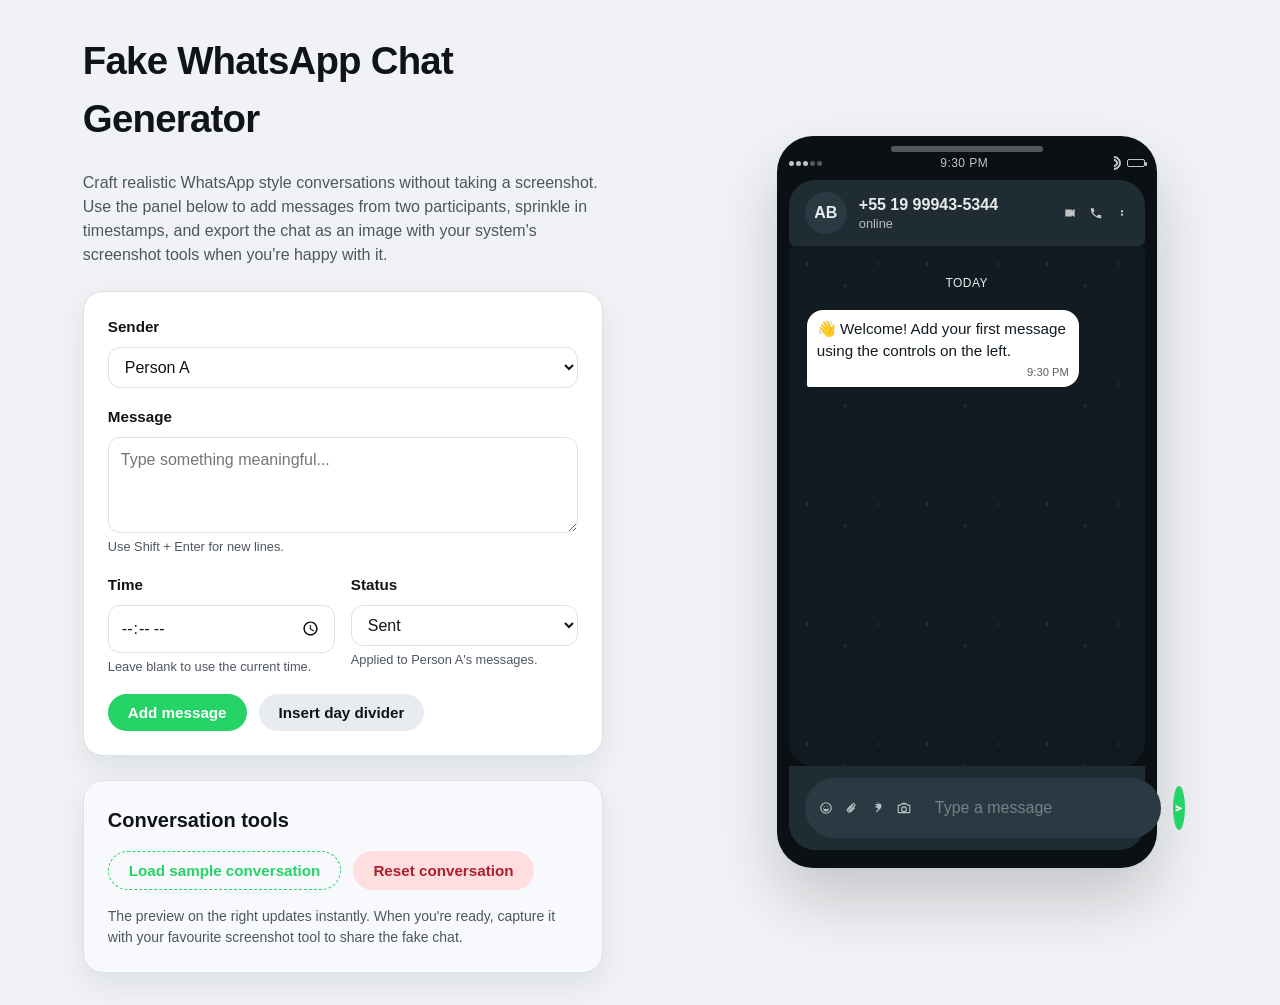
<file: index.html>
<!DOCTYPE html>
<html lang="en">
<head>
    <meta charset="UTF-8">
    <meta http-equiv="X-UA-Compatible" content="IE=edge">
    <meta name="viewport" content="width=device-width, initial-scale=1.0">
    <title>Fake WhatsApp Chat Generator</title>
    <link rel="stylesheet" href="assets/css/chat.css">
</head>
<body>
    <div class="layout">
        <section class="controls" aria-label="Conversation controls">
            <h1>Fake WhatsApp Chat Generator</h1>
            <p class="lead">
                Craft realistic WhatsApp style conversations without taking a screenshot. Use the panel below to add
                messages from two participants, sprinkle in timestamps, and export the chat as an image with your
                system's screenshot tools when you're happy with it.
            </p>

            <form id="message-form" class="card">
                <div class="form-row">
                    <label for="sender">Sender</label>
                    <select id="sender" name="sender">
                        <option value="a">Person A</option>
                        <option value="b">Person B</option>
                    </select>
                </div>

                <div class="form-row">
                    <label for="message">Message</label>
                    <textarea id="message" name="message" rows="3" placeholder="Type something meaningful..." required></textarea>
                    <small class="help">Use Shift + Enter for new lines.</small>
                </div>

                <div class="form-grid">
                    <div class="form-row">
                        <label for="timestamp">Time</label>
                        <input type="time" id="timestamp" name="timestamp">
                        <small class="help">Leave blank to use the current time.</small>
                    </div>
                    <div class="form-row">
                        <label for="status">Status</label>
                        <select id="status" name="status">
                            <option value="sent">Sent</option>
                            <option value="delivered">Delivered</option>
                            <option value="read">Read</option>
                        </select>
                        <small class="help">Applied to Person A's messages.</small>
                    </div>
                </div>

                <div class="button-row">
                    <button type="submit" class="btn primary">Add message</button>
                    <button type="button" id="add-divider" class="btn">Insert day divider</button>
                </div>
            </form>

            <div class="card secondary">
                <h2>Conversation tools</h2>
                <div class="button-row">
                    <button type="button" id="load-sample" class="btn ghost">Load sample conversation</button>
                    <button type="button" id="reset-chat" class="btn danger">Reset conversation</button>
                </div>
                <p class="fine-print">The preview on the right updates instantly. When you're ready, capture it with
                    your favourite screenshot tool to share the fake chat.</p>
            </div>
        </section>

        <section class="phone" aria-label="WhatsApp preview">
            <div class="phone-frame">
                <header class="phone-header">
                    <div class="phone-status">
                        <span class="signal" aria-hidden="true"></span>
                        <span class="signal" aria-hidden="true"></span>
                        <span class="signal" aria-hidden="true"></span>
                        <span class="signal" aria-hidden="true"></span>
                        <span class="signal" aria-hidden="true"></span>
                    </div>
                    <div class="phone-clock" id="phone-clock" aria-live="polite">12:45</div>
                    <div class="phone-icons" aria-hidden="true">
                        <span class="icon wifi"></span>
                        <span class="icon battery"></span>
                    </div>
                </header>
                <div class="conversation-header">
                    <div class="contact-avatar" aria-hidden="true">AB</div>
                    <div class="contact-meta">
                        <p class="contact-name">+55 19 99943-5344</p>
                        <p class="contact-status">online</p>
                    </div>
                    <div class="contact-actions" aria-hidden="true">
                        <span class="icon video"></span>
                        <span class="icon phone"></span>
                        <span class="icon menu"></span>
                    </div>
                </div>
                <div class="chat-window" id="chat-window" role="log" aria-live="polite">
                    <div class="system-message">Today</div>
                </div>
                <form class="composer" aria-label="Fake message composer">
                    <div class="composer-field">
                        <span class="icon emoji" aria-hidden="true"></span>
                        <span class="icon clip" aria-hidden="true"></span>
                        <span class="icon rupee" aria-hidden="true"></span>
                        <span class="icon camera" aria-hidden="true"></span>
                        <input type="text" placeholder="Type a message" disabled>
                    </div>
                    <button type="button" class="composer-send" aria-label="Send" disabled></button>
                </form>
            </div>
        </section>
    </div>

    <script src="assets/js/chat.js" defer></script>
</body>
</html>
</file>
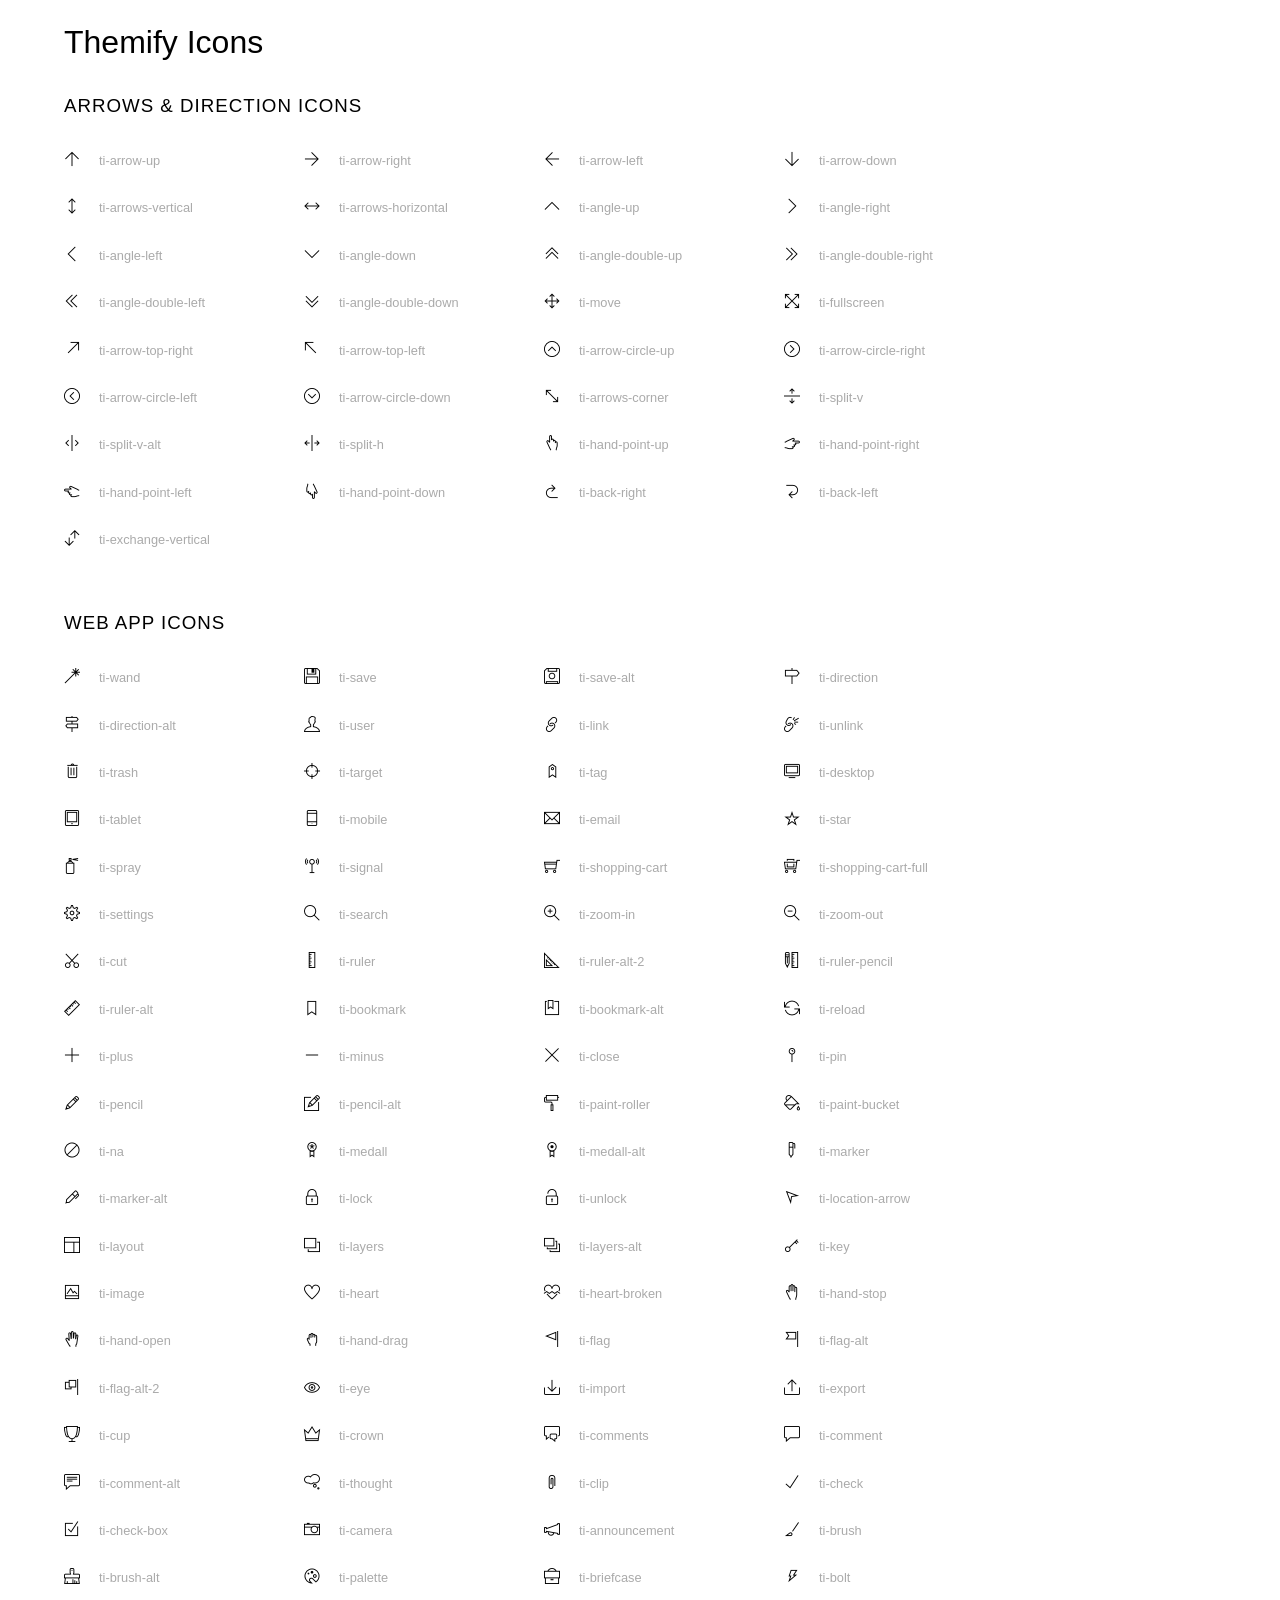
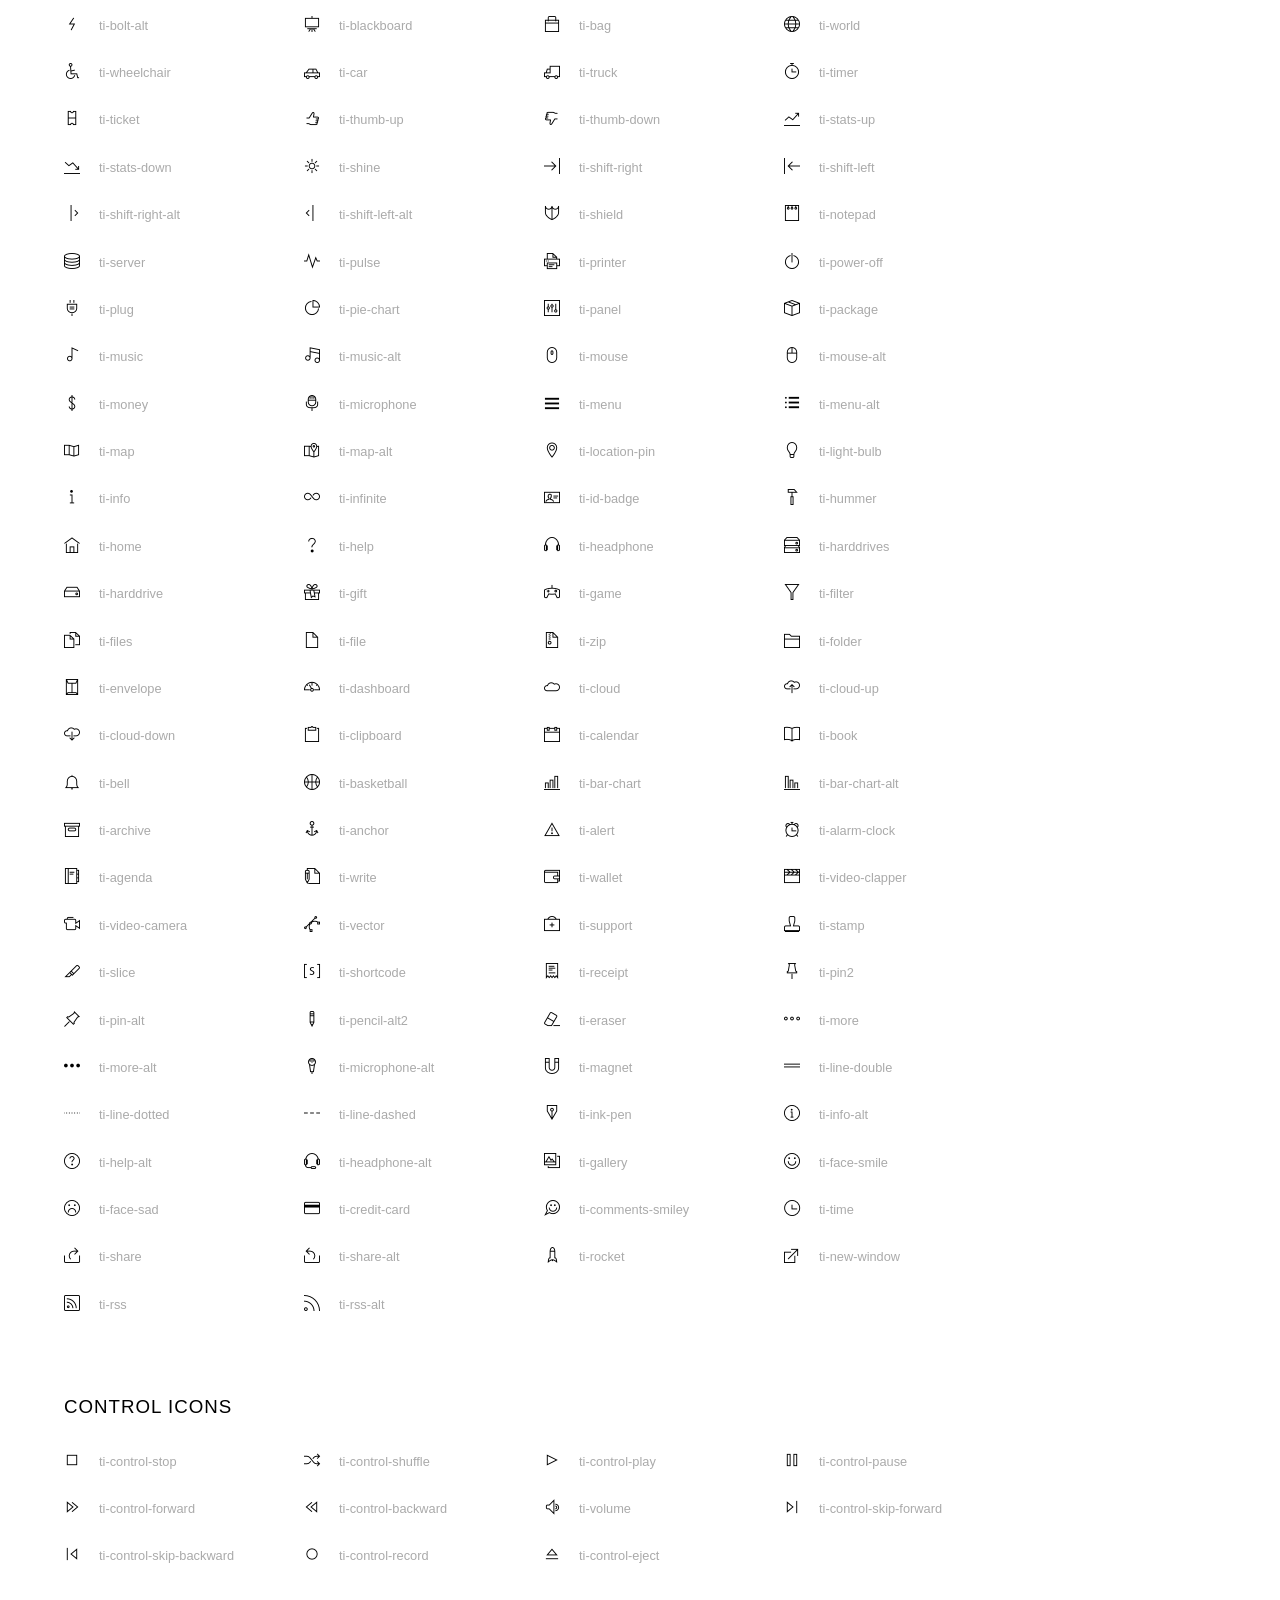
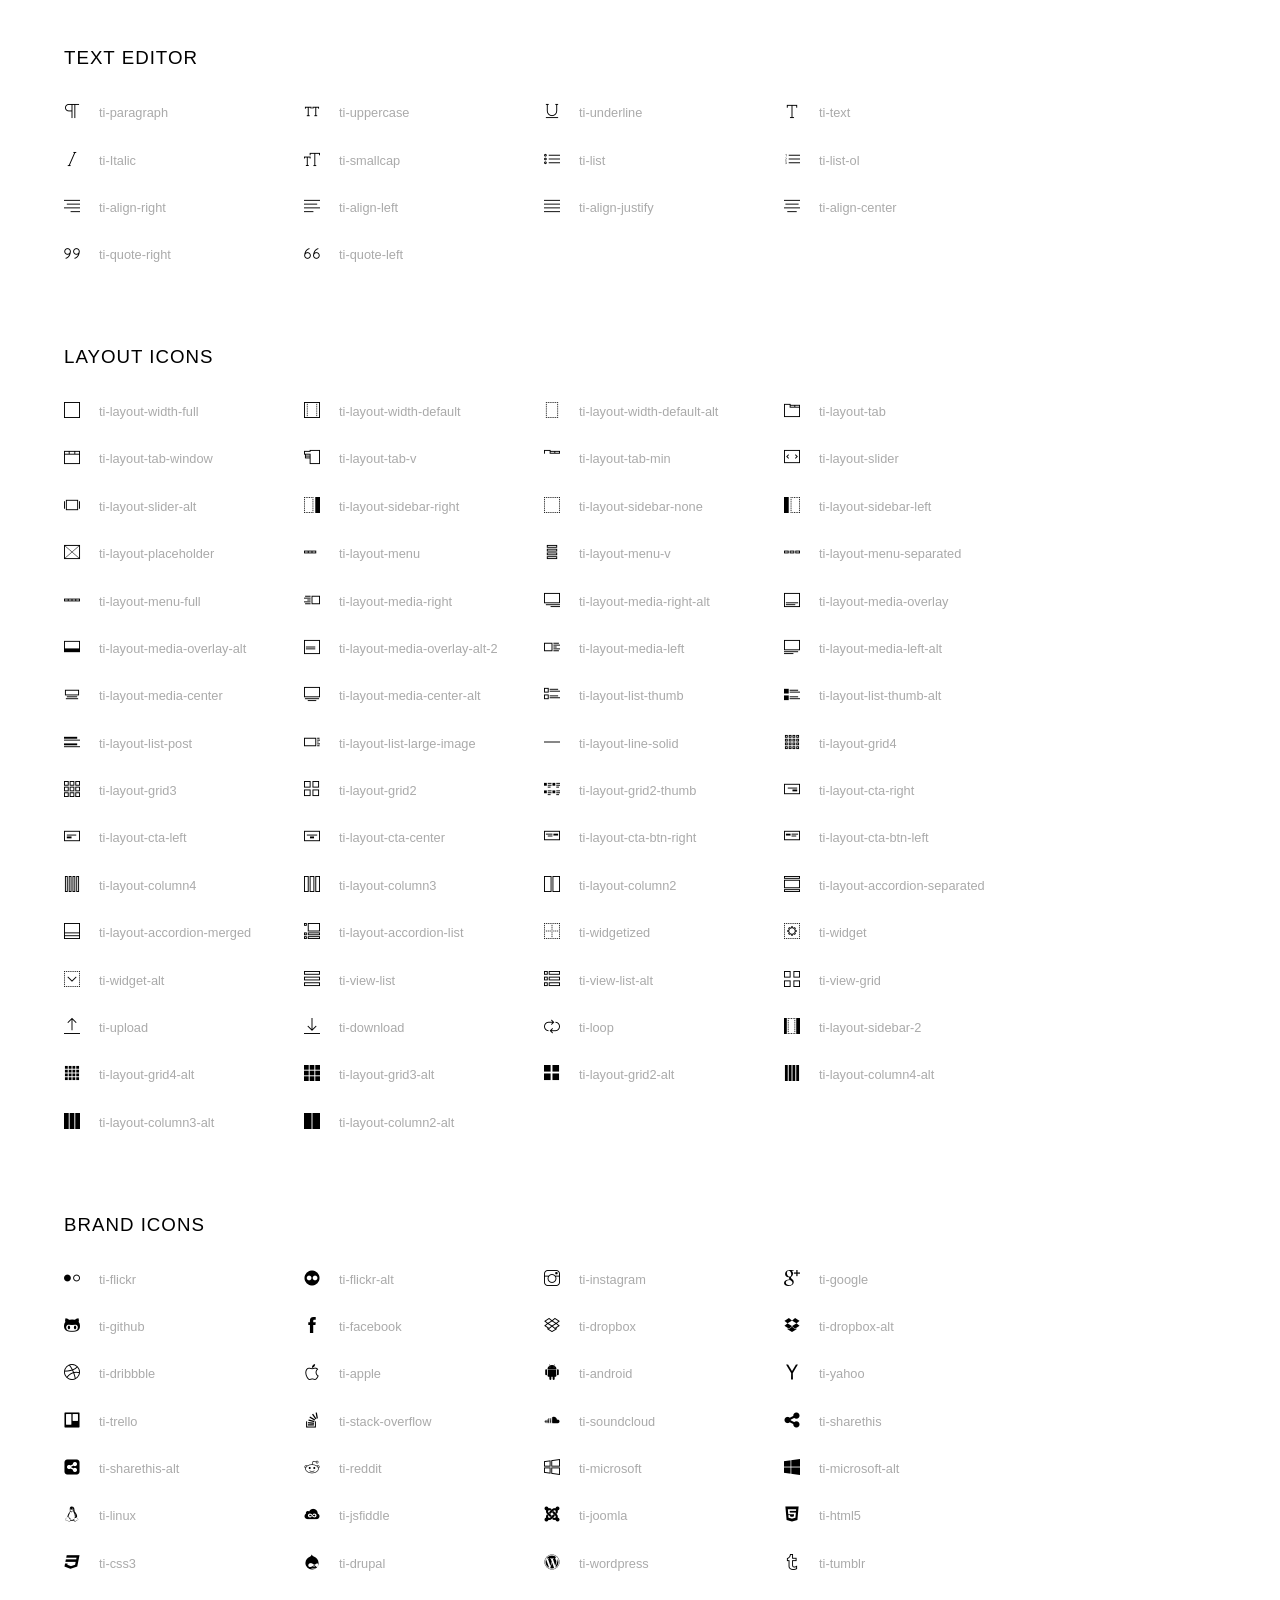
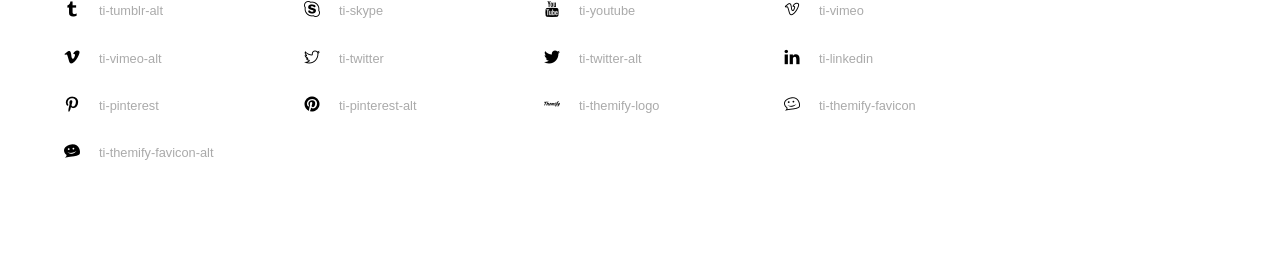
<file: assets/fonts/themify-icons/index.html>
<!doctype html>
<html>
<head>
	<meta charset="utf-8">
	<title>Themify Icon Font</title>
	<meta name="viewport" content="width=device-width">
	<link rel="stylesheet" href="demo-files/demo.css">
	<link rel="stylesheet" href="themify-icons.css">
	<!--[if lt IE 8]><!-->
	<link rel="stylesheet" href="ie7/ie7.css">
	<!--<![endif]-->
</head>
<body>
	<h1>Themify Icons</h1>

	<div class="icon-section">

		<div class="icon-section">
			<h3>Arrows &amp; Direction Icons </h3>

			<div class="icon-container">
				<span class="ti-arrow-up"></span><span class="icon-name"> ti-arrow-up</span>
			</div>
			<div class="icon-container">
				<span class="ti-arrow-right"></span><span class="icon-name"> ti-arrow-right</span>
			</div>
			<div class="icon-container">
				<span class="ti-arrow-left"></span><span class="icon-name"> ti-arrow-left</span>
			</div>
			<div class="icon-container">
				<span class="ti-arrow-down"></span><span class="icon-name"> ti-arrow-down</span>
			</div>
			<div class="icon-container">
				<span class="ti-arrows-vertical"></span><span class="icon-name"> ti-arrows-vertical</span>
			</div>
			<div class="icon-container">
				<span class="ti-arrows-horizontal"></span><span class="icon-name"> ti-arrows-horizontal</span>
			</div>
			<div class="icon-container">
				<span class="ti-angle-up"></span><span class="icon-name"> ti-angle-up</span>
			</div>
			<div class="icon-container">
				<span class="ti-angle-right"></span><span class="icon-name"> ti-angle-right</span>
			</div>
			<div class="icon-container">
				<span class="ti-angle-left"></span><span class="icon-name"> ti-angle-left</span>
			</div>
			<div class="icon-container">
				<span class="ti-angle-down"></span><span class="icon-name"> ti-angle-down</span>
			</div>	
			<div class="icon-container">
				<span class="ti-angle-double-up"></span><span class="icon-name"> ti-angle-double-up</span>
			</div>
			<div class="icon-container">
				<span class="ti-angle-double-right"></span><span class="icon-name"> ti-angle-double-right</span>
			</div>
			<div class="icon-container">
				<span class="ti-angle-double-left"></span><span class="icon-name"> ti-angle-double-left</span>
			</div>
			<div class="icon-container">
				<span class="ti-angle-double-down"></span><span class="icon-name"> ti-angle-double-down</span>
			</div>					
			<div class="icon-container">
				<span class="ti-move"></span><span class="icon-name"> ti-move</span>
			</div>
			<div class="icon-container">
				<span class="ti-fullscreen"></span><span class="icon-name"> ti-fullscreen</span>
			</div>
			<div class="icon-container">
				<span class="ti-arrow-top-right"></span><span class="icon-name"> ti-arrow-top-right</span>
			</div>
			<div class="icon-container">
				<span class="ti-arrow-top-left"></span><span class="icon-name"> ti-arrow-top-left</span>
			</div>
			<div class="icon-container">
				<span class="ti-arrow-circle-up"></span><span class="icon-name"> ti-arrow-circle-up</span>
			</div>
			<div class="icon-container">
				<span class="ti-arrow-circle-right"></span><span class="icon-name"> ti-arrow-circle-right</span>
			</div>
			<div class="icon-container">
				<span class="ti-arrow-circle-left"></span><span class="icon-name"> ti-arrow-circle-left</span>
			</div>
			<div class="icon-container">
				<span class="ti-arrow-circle-down"></span><span class="icon-name"> ti-arrow-circle-down</span>
			</div>
			<div class="icon-container">
				<span class="ti-arrows-corner"></span><span class="icon-name"> ti-arrows-corner</span>
			</div>
			<div class="icon-container">
				<span class="ti-split-v"></span><span class="icon-name"> ti-split-v</span>
			</div>

			<div class="icon-container">
				<span class="ti-split-v-alt"></span><span class="icon-name"> ti-split-v-alt</span>
			</div>
			<div class="icon-container">
				<span class="ti-split-h"></span><span class="icon-name"> ti-split-h</span>
			</div>
			<div class="icon-container">
				<span class="ti-hand-point-up"></span><span class="icon-name"> ti-hand-point-up</span>
			</div>
			<div class="icon-container">
				<span class="ti-hand-point-right"></span><span class="icon-name"> ti-hand-point-right</span>
			</div>
			<div class="icon-container">
				<span class="ti-hand-point-left"></span><span class="icon-name"> ti-hand-point-left</span>
			</div>
			<div class="icon-container">
				<span class="ti-hand-point-down"></span><span class="icon-name"> ti-hand-point-down</span>
			</div>
			<div class="icon-container">
				<span class="ti-back-right"></span><span class="icon-name"> ti-back-right</span>
			</div>
			<div class="icon-container">
				<span class="ti-back-left"></span><span class="icon-name"> ti-back-left</span>
			</div>
			<div class="icon-container">
				<span class="ti-exchange-vertical"></span><span class="icon-name"> ti-exchange-vertical</span>
			</div>

		</div> <!-- Arrows Icons -->



		<h3>Web App Icons</h3>
		
		<div class="icon-section">

			<div class="icon-container">
				<span class="ti-wand"></span><span class="icon-name"> ti-wand</span>
			</div>
			<div class="icon-container">
				<span class="ti-save"></span><span class="icon-name"> ti-save</span>
			</div>
			<div class="icon-container">
				<span class="ti-save-alt"></span><span class="icon-name"> ti-save-alt</span>
			</div>

			<div class="icon-container">
				<span class="ti-direction"></span><span class="icon-name"> ti-direction</span>
			</div>
			<div class="icon-container">
				<span class="ti-direction-alt"></span><span class="icon-name"> ti-direction-alt</span>
			</div>
			<div class="icon-container">
				<span class="ti-user"></span><span class="icon-name"> ti-user</span>
			</div>
			<div class="icon-container">
				<span class="ti-link"></span><span class="icon-name"> ti-link</span>
			</div>
			<div class="icon-container">
				<span class="ti-unlink"></span><span class="icon-name"> ti-unlink</span>
			</div>
			<div class="icon-container">
				<span class="ti-trash"></span><span class="icon-name"> ti-trash</span>
			</div>
			<div class="icon-container">
				<span class="ti-target"></span><span class="icon-name"> ti-target</span>
			</div>
			<div class="icon-container">
				<span class="ti-tag"></span><span class="icon-name"> ti-tag</span>
			</div>
			<div class="icon-container">
				<span class="ti-desktop"></span><span class="icon-name"> ti-desktop</span>
			</div>
			<div class="icon-container">
				<span class="ti-tablet"></span><span class="icon-name"> ti-tablet</span>
			</div>
			<div class="icon-container">
				<span class="ti-mobile"></span><span class="icon-name"> ti-mobile</span>
			</div>
			<div class="icon-container">
				<span class="ti-email"></span><span class="icon-name"> ti-email</span>
			</div>	
			<div class="icon-container">
				<span class="ti-star"></span><span class="icon-name"> ti-star</span>
			</div>
			<div class="icon-container">
				<span class="ti-spray"></span><span class="icon-name"> ti-spray</span>
			</div>
			<div class="icon-container">
				<span class="ti-signal"></span><span class="icon-name"> ti-signal</span>
			</div>
			<div class="icon-container">
				<span class="ti-shopping-cart"></span><span class="icon-name"> ti-shopping-cart</span>
			</div>
			<div class="icon-container">
				<span class="ti-shopping-cart-full"></span><span class="icon-name"> ti-shopping-cart-full</span>
			</div>
			<div class="icon-container">
				<span class="ti-settings"></span><span class="icon-name"> ti-settings</span>
			</div>
			<div class="icon-container">
				<span class="ti-search"></span><span class="icon-name"> ti-search</span>
			</div>
			<div class="icon-container">
				<span class="ti-zoom-in"></span><span class="icon-name"> ti-zoom-in</span>
			</div>
			<div class="icon-container">
				<span class="ti-zoom-out"></span><span class="icon-name"> ti-zoom-out</span>
			</div>
			<div class="icon-container">
				<span class="ti-cut"></span><span class="icon-name"> ti-cut</span>
			</div>
			<div class="icon-container">
				<span class="ti-ruler"></span><span class="icon-name"> ti-ruler</span>
			</div>
			<div class="icon-container">
				<span class="ti-ruler-alt-2"></span><span class="icon-name"> ti-ruler-alt-2</span>
			</div>			
			<div class="icon-container">
				<span class="ti-ruler-pencil"></span><span class="icon-name"> ti-ruler-pencil</span>
			</div>
			<div class="icon-container">
				<span class="ti-ruler-alt"></span><span class="icon-name"> ti-ruler-alt</span>
			</div>
			<div class="icon-container">
				<span class="ti-bookmark"></span><span class="icon-name"> ti-bookmark</span>
			</div>
			<div class="icon-container">
				<span class="ti-bookmark-alt"></span><span class="icon-name"> ti-bookmark-alt</span>
			</div>
			<div class="icon-container">
				<span class="ti-reload"></span><span class="icon-name"> ti-reload</span>
			</div>
			<div class="icon-container">
				<span class="ti-plus"></span><span class="icon-name"> ti-plus</span>
			</div>
			<div class="icon-container">
				<span class="ti-minus"></span><span class="icon-name"> ti-minus</span>
			</div>
			<div class="icon-container">
				<span class="ti-close"></span><span class="icon-name"> ti-close</span>
			</div>			
			<div class="icon-container">
				<span class="ti-pin"></span><span class="icon-name"> ti-pin</span>
			</div>
			<div class="icon-container">
				<span class="ti-pencil"></span><span class="icon-name"> ti-pencil</span>
			</div>
					
		  	<div class="icon-container">
				<span class="ti-pencil-alt"></span><span class="icon-name"> ti-pencil-alt</span>
			</div>
			<div class="icon-container">
				<span class="ti-paint-roller"></span><span class="icon-name"> ti-paint-roller</span>
			</div>
			<div class="icon-container">
				<span class="ti-paint-bucket"></span><span class="icon-name"> ti-paint-bucket</span>
			</div>
			<div class="icon-container">
				<span class="ti-na"></span><span class="icon-name"> ti-na</span>
			</div>
			<div class="icon-container">
				<span class="ti-medall"></span><span class="icon-name"> ti-medall</span>
			</div>
			<div class="icon-container">
				<span class="ti-medall-alt"></span><span class="icon-name"> ti-medall-alt</span>
			</div>
			<div class="icon-container">
				<span class="ti-marker"></span><span class="icon-name"> ti-marker</span>
			</div>
			<div class="icon-container">
				<span class="ti-marker-alt"></span><span class="icon-name"> ti-marker-alt</span>
			</div>

			<div class="icon-container">
				<span class="ti-lock"></span><span class="icon-name"> ti-lock</span>
			</div>
			<div class="icon-container">
				<span class="ti-unlock"></span><span class="icon-name"> ti-unlock</span>
			</div>
			<div class="icon-container">
				<span class="ti-location-arrow"></span><span class="icon-name"> ti-location-arrow</span>
			</div>
			<div class="icon-container">
				<span class="ti-layout"></span><span class="icon-name"> ti-layout</span>
			</div>
			<div class="icon-container">
				<span class="ti-layers"></span><span class="icon-name"> ti-layers</span>
			</div>
			<div class="icon-container">
				<span class="ti-layers-alt"></span><span class="icon-name"> ti-layers-alt</span>
			</div>
			<div class="icon-container">
				<span class="ti-key"></span><span class="icon-name"> ti-key</span>
			</div>
			<div class="icon-container">
				<span class="ti-image"></span><span class="icon-name"> ti-image</span>
			</div>
			<div class="icon-container">
				<span class="ti-heart"></span><span class="icon-name"> ti-heart</span>
			</div>
			<div class="icon-container">
				<span class="ti-heart-broken"></span><span class="icon-name"> ti-heart-broken</span>
			</div>
			<div class="icon-container">
				<span class="ti-hand-stop"></span><span class="icon-name"> ti-hand-stop</span>
			</div>
			<div class="icon-container">
				<span class="ti-hand-open"></span><span class="icon-name"> ti-hand-open</span>
			</div>
			<div class="icon-container">
				<span class="ti-hand-drag"></span><span class="icon-name"> ti-hand-drag</span>
			</div>
			<div class="icon-container">
				<span class="ti-flag"></span><span class="icon-name"> ti-flag</span>
			</div>
			<div class="icon-container">
				<span class="ti-flag-alt"></span><span class="icon-name"> ti-flag-alt</span>
			</div>
			<div class="icon-container">
				<span class="ti-flag-alt-2"></span><span class="icon-name"> ti-flag-alt-2</span>
			</div>
			<div class="icon-container">
				<span class="ti-eye"></span><span class="icon-name"> ti-eye</span>
			</div>
			<div class="icon-container">
				<span class="ti-import"></span><span class="icon-name"> ti-import</span>
			</div>			
			<div class="icon-container">
				<span class="ti-export"></span><span class="icon-name"> ti-export</span>
			</div>
			<div class="icon-container">
				<span class="ti-cup"></span><span class="icon-name"> ti-cup</span>
			</div>
			<div class="icon-container">
				<span class="ti-crown"></span><span class="icon-name"> ti-crown</span>
			</div>
			<div class="icon-container">
				<span class="ti-comments"></span><span class="icon-name"> ti-comments</span>
			</div>
			<div class="icon-container">
				<span class="ti-comment"></span><span class="icon-name"> ti-comment</span>
			</div>
			<div class="icon-container">
				<span class="ti-comment-alt"></span><span class="icon-name"> ti-comment-alt</span>
			</div>
			<div class="icon-container">
				<span class="ti-thought"></span><span class="icon-name"> ti-thought</span>
			</div>			
			<div class="icon-container">
				<span class="ti-clip"></span><span class="icon-name"> ti-clip</span>
			</div>

			<div class="icon-container">
				<span class="ti-check"></span><span class="icon-name"> ti-check</span>
			</div>
			<div class="icon-container">
				<span class="ti-check-box"></span><span class="icon-name"> ti-check-box</span>
			</div>
			<div class="icon-container">
				<span class="ti-camera"></span><span class="icon-name"> ti-camera</span>
			</div>
			<div class="icon-container">
				<span class="ti-announcement"></span><span class="icon-name"> ti-announcement</span>
			</div>
			<div class="icon-container">
				<span class="ti-brush"></span><span class="icon-name"> ti-brush</span>
			</div>
			<div class="icon-container">
				<span class="ti-brush-alt"></span><span class="icon-name"> ti-brush-alt</span>
			</div>
			<div class="icon-container">
				<span class="ti-palette"></span><span class="icon-name"> ti-palette</span>
			</div>			
			<div class="icon-container">
				<span class="ti-briefcase"></span><span class="icon-name"> ti-briefcase</span>
			</div>
			<div class="icon-container">
				<span class="ti-bolt"></span><span class="icon-name"> ti-bolt</span>
			</div>
			<div class="icon-container">
				<span class="ti-bolt-alt"></span><span class="icon-name"> ti-bolt-alt</span>
			</div>
			<div class="icon-container">
				<span class="ti-blackboard"></span><span class="icon-name"> ti-blackboard</span>
			</div>
			<div class="icon-container">
				<span class="ti-bag"></span><span class="icon-name"> ti-bag</span>
			</div>
			<div class="icon-container">
				<span class="ti-world"></span><span class="icon-name"> ti-world</span>
			</div>
			<div class="icon-container">
				<span class="ti-wheelchair"></span><span class="icon-name"> ti-wheelchair</span>
			</div>
			<div class="icon-container">
				<span class="ti-car"></span><span class="icon-name"> ti-car</span>
			</div>
			<div class="icon-container">
				<span class="ti-truck"></span><span class="icon-name"> ti-truck</span>
			</div>
			<div class="icon-container">
				<span class="ti-timer"></span><span class="icon-name"> ti-timer</span>
			</div>
			<div class="icon-container">
				<span class="ti-ticket"></span><span class="icon-name"> ti-ticket</span>
			</div>
			<div class="icon-container">
				<span class="ti-thumb-up"></span><span class="icon-name"> ti-thumb-up</span>
			</div>
			<div class="icon-container">
				<span class="ti-thumb-down"></span><span class="icon-name"> ti-thumb-down</span>
			</div>

			<div class="icon-container">
				<span class="ti-stats-up"></span><span class="icon-name"> ti-stats-up</span>
			</div>
			<div class="icon-container">
				<span class="ti-stats-down"></span><span class="icon-name"> ti-stats-down</span>
			</div>
			<div class="icon-container">
				<span class="ti-shine"></span><span class="icon-name"> ti-shine</span>
			</div>
			<div class="icon-container">
				<span class="ti-shift-right"></span><span class="icon-name"> ti-shift-right</span>
			</div>
			<div class="icon-container">
				<span class="ti-shift-left"></span><span class="icon-name"> ti-shift-left</span>
			</div>

			<div class="icon-container">
				<span class="ti-shift-right-alt"></span><span class="icon-name"> ti-shift-right-alt</span>
			</div>
			<div class="icon-container">
				<span class="ti-shift-left-alt"></span><span class="icon-name"> ti-shift-left-alt</span>
			</div>
			<div class="icon-container">
				<span class="ti-shield"></span><span class="icon-name"> ti-shield</span>
			</div>
			<div class="icon-container">
				<span class="ti-notepad"></span><span class="icon-name"> ti-notepad</span>
			</div>
			<div class="icon-container">
				<span class="ti-server"></span><span class="icon-name"> ti-server</span>
			</div>

			<div class="icon-container">
				<span class="ti-pulse"></span><span class="icon-name"> ti-pulse</span>
			</div>
			<div class="icon-container">
				<span class="ti-printer"></span><span class="icon-name"> ti-printer</span>
			</div>
			<div class="icon-container">
				<span class="ti-power-off"></span><span class="icon-name"> ti-power-off</span>
			</div>
			<div class="icon-container">
				<span class="ti-plug"></span><span class="icon-name"> ti-plug</span>
			</div>
			<div class="icon-container">
				<span class="ti-pie-chart"></span><span class="icon-name"> ti-pie-chart</span>
			</div>

			<div class="icon-container">
				<span class="ti-panel"></span><span class="icon-name"> ti-panel</span>
			</div>
			<div class="icon-container">
				<span class="ti-package"></span><span class="icon-name"> ti-package</span>
			</div>
			<div class="icon-container">
				<span class="ti-music"></span><span class="icon-name"> ti-music</span>
			</div>
			<div class="icon-container">
				<span class="ti-music-alt"></span><span class="icon-name"> ti-music-alt</span>
			</div>
			<div class="icon-container">
				<span class="ti-mouse"></span><span class="icon-name"> ti-mouse</span>
			</div>
			<div class="icon-container">
				<span class="ti-mouse-alt"></span><span class="icon-name"> ti-mouse-alt</span>
			</div>
			<div class="icon-container">
				<span class="ti-money"></span><span class="icon-name"> ti-money</span>
			</div>
			<div class="icon-container">
				<span class="ti-microphone"></span><span class="icon-name"> ti-microphone</span>
			</div>
			<div class="icon-container">
				<span class="ti-menu"></span><span class="icon-name"> ti-menu</span>
			</div>
			<div class="icon-container">
				<span class="ti-menu-alt"></span><span class="icon-name"> ti-menu-alt</span>
			</div>
			<div class="icon-container">
				<span class="ti-map"></span><span class="icon-name"> ti-map</span>
			</div>
			<div class="icon-container">
				<span class="ti-map-alt"></span><span class="icon-name"> ti-map-alt</span>
			</div>

			<div class="icon-container">
				<span class="ti-location-pin"></span><span class="icon-name"> ti-location-pin</span>
			</div>

			<div class="icon-container">
				<span class="ti-light-bulb"></span><span class="icon-name"> ti-light-bulb</span>
			</div>
			<div class="icon-container">
				<span class="ti-info"></span><span class="icon-name"> ti-info</span>
			</div>
			<div class="icon-container">
				<span class="ti-infinite"></span><span class="icon-name"> ti-infinite</span>
			</div>
			<div class="icon-container">
				<span class="ti-id-badge"></span><span class="icon-name"> ti-id-badge</span>
			</div>
			<div class="icon-container">
				<span class="ti-hummer"></span><span class="icon-name"> ti-hummer</span>
			</div>
			<div class="icon-container">
				<span class="ti-home"></span><span class="icon-name"> ti-home</span>
			</div>
			<div class="icon-container">
				<span class="ti-help"></span><span class="icon-name"> ti-help</span>
			</div>
			<div class="icon-container">
				<span class="ti-headphone"></span><span class="icon-name"> ti-headphone</span>
			</div>
			<div class="icon-container">
				<span class="ti-harddrives"></span><span class="icon-name"> ti-harddrives</span>
			</div>
			<div class="icon-container">
				<span class="ti-harddrive"></span><span class="icon-name"> ti-harddrive</span>
			</div>
			<div class="icon-container">
				<span class="ti-gift"></span><span class="icon-name"> ti-gift</span>
			</div>
			<div class="icon-container">
				<span class="ti-game"></span><span class="icon-name"> ti-game</span>
			</div>
			<div class="icon-container">
				<span class="ti-filter"></span><span class="icon-name"> ti-filter</span>
			</div>
			<div class="icon-container">
				<span class="ti-files"></span><span class="icon-name"> ti-files</span>
			</div>
			<div class="icon-container">
				<span class="ti-file"></span><span class="icon-name"> ti-file</span>
			</div>
			<div class="icon-container">
				<span class="ti-zip"></span><span class="icon-name"> ti-zip</span>
			</div>
			<div class="icon-container">
				<span class="ti-folder"></span><span class="icon-name"> ti-folder</span>
			</div>			
			<div class="icon-container">
				<span class="ti-envelope"></span><span class="icon-name"> ti-envelope</span>
			</div>


			<div class="icon-container">
				<span class="ti-dashboard"></span><span class="icon-name"> ti-dashboard</span>
			</div>
			<div class="icon-container">
				<span class="ti-cloud"></span><span class="icon-name"> ti-cloud</span>
			</div>
			<div class="icon-container">
				<span class="ti-cloud-up"></span><span class="icon-name"> ti-cloud-up</span>
			</div>
			<div class="icon-container">
				<span class="ti-cloud-down"></span><span class="icon-name"> ti-cloud-down</span>
			</div>
			<div class="icon-container">
				<span class="ti-clipboard"></span><span class="icon-name"> ti-clipboard</span>
			</div>
			<div class="icon-container">
				<span class="ti-calendar"></span><span class="icon-name"> ti-calendar</span>
			</div>
			<div class="icon-container">
				<span class="ti-book"></span><span class="icon-name"> ti-book</span>
			</div>
			<div class="icon-container">
				<span class="ti-bell"></span><span class="icon-name"> ti-bell</span>
			</div>
			<div class="icon-container">
				<span class="ti-basketball"></span><span class="icon-name"> ti-basketball</span>
			</div>
			<div class="icon-container">
				<span class="ti-bar-chart"></span><span class="icon-name"> ti-bar-chart</span>
			</div>
			<div class="icon-container">
				<span class="ti-bar-chart-alt"></span><span class="icon-name"> ti-bar-chart-alt</span>
			</div>


			<div class="icon-container">
				<span class="ti-archive"></span><span class="icon-name"> ti-archive</span>
			</div>
			<div class="icon-container">
				<span class="ti-anchor"></span><span class="icon-name"> ti-anchor</span>
			</div>

			<div class="icon-container">
				<span class="ti-alert"></span><span class="icon-name"> ti-alert</span>
			</div>
			<div class="icon-container">
				<span class="ti-alarm-clock"></span><span class="icon-name"> ti-alarm-clock</span>
			</div>
			<div class="icon-container">
				<span class="ti-agenda"></span><span class="icon-name"> ti-agenda</span>
			</div>
			<div class="icon-container">
				<span class="ti-write"></span><span class="icon-name"> ti-write</span>
			</div>

			<div class="icon-container">
				<span class="ti-wallet"></span><span class="icon-name"> ti-wallet</span>
			</div>
			<div class="icon-container">
				<span class="ti-video-clapper"></span><span class="icon-name"> ti-video-clapper</span>
			</div>
			<div class="icon-container">
				<span class="ti-video-camera"></span><span class="icon-name"> ti-video-camera</span>
			</div>
			<div class="icon-container">
				<span class="ti-vector"></span><span class="icon-name"> ti-vector</span>
			</div>

			<div class="icon-container">
				<span class="ti-support"></span><span class="icon-name"> ti-support</span>
			</div>
			<div class="icon-container">
				<span class="ti-stamp"></span><span class="icon-name"> ti-stamp</span>
			</div>
			<div class="icon-container">
				<span class="ti-slice"></span><span class="icon-name"> ti-slice</span>
			</div>
			<div class="icon-container">
				<span class="ti-shortcode"></span><span class="icon-name"> ti-shortcode</span>
			</div>
			<div class="icon-container">
				<span class="ti-receipt"></span><span class="icon-name"> ti-receipt</span>
			</div>
			<div class="icon-container">
				<span class="ti-pin2"></span><span class="icon-name"> ti-pin2</span>
			</div>
			<div class="icon-container">
				<span class="ti-pin-alt"></span><span class="icon-name"> ti-pin-alt</span>
			</div>
			<div class="icon-container">
				<span class="ti-pencil-alt2"></span><span class="icon-name"> ti-pencil-alt2</span>
			</div>
			<div class="icon-container">
				<span class="ti-eraser"></span><span class="icon-name"> ti-eraser</span>
			</div>			
			<div class="icon-container">
				<span class="ti-more"></span><span class="icon-name"> ti-more</span>
			</div>
			<div class="icon-container">
				<span class="ti-more-alt"></span><span class="icon-name"> ti-more-alt</span>
			</div>
			<div class="icon-container">
				<span class="ti-microphone-alt"></span><span class="icon-name"> ti-microphone-alt</span>
			</div>
			<div class="icon-container">
				<span class="ti-magnet"></span><span class="icon-name"> ti-magnet</span>
			</div>
			<div class="icon-container">
				<span class="ti-line-double"></span><span class="icon-name"> ti-line-double</span>
			</div>
			<div class="icon-container">
				<span class="ti-line-dotted"></span><span class="icon-name"> ti-line-dotted</span>
			</div>
			<div class="icon-container">
				<span class="ti-line-dashed"></span><span class="icon-name"> ti-line-dashed</span>
			</div>

			<div class="icon-container">
				<span class="ti-ink-pen"></span><span class="icon-name"> ti-ink-pen</span>
			</div>
			<div class="icon-container">
				<span class="ti-info-alt"></span><span class="icon-name"> ti-info-alt</span>
			</div>
			<div class="icon-container">
				<span class="ti-help-alt"></span><span class="icon-name"> ti-help-alt</span>
			</div>
			<div class="icon-container">
				<span class="ti-headphone-alt"></span><span class="icon-name"> ti-headphone-alt</span>
			</div>

			<div class="icon-container">
				<span class="ti-gallery"></span><span class="icon-name"> ti-gallery</span>
			</div>
			<div class="icon-container">
				<span class="ti-face-smile"></span><span class="icon-name"> ti-face-smile</span>
			</div>
			<div class="icon-container">
				<span class="ti-face-sad"></span><span class="icon-name"> ti-face-sad</span>
			</div>
			<div class="icon-container">
				<span class="ti-credit-card"></span><span class="icon-name"> ti-credit-card</span>
			</div>
			<div class="icon-container">
				<span class="ti-comments-smiley"></span><span class="icon-name"> ti-comments-smiley</span>
			</div>
			<div class="icon-container">
				<span class="ti-time"></span><span class="icon-name"> ti-time</span>
			</div>
			<div class="icon-container">
				<span class="ti-share"></span><span class="icon-name"> ti-share</span>
			</div>
			<div class="icon-container">
				<span class="ti-share-alt"></span><span class="icon-name"> ti-share-alt</span>
			</div>
			<div class="icon-container">
				<span class="ti-rocket"></span><span class="icon-name"> ti-rocket</span>
			</div>

			<div class="icon-container">
				<span class="ti-new-window"></span><span class="icon-name"> ti-new-window</span>
			</div>

			<div class="icon-container">
				<span class="ti-rss"></span><span class="icon-name"> ti-rss</span>
			</div>

			<div class="icon-container">
				<span class="ti-rss-alt"></span><span class="icon-name"> ti-rss-alt</span>
			</div>
			
		</div><!-- Web App Icons -->


		<div class="icon-section">
			<h3>Control Icons</h3>
			<div class="icon-container">
				<span class="ti-control-stop"></span><span class="icon-name"> ti-control-stop</span>
			</div>
			<div class="icon-container">
				<span class="ti-control-shuffle"></span><span class="icon-name"> ti-control-shuffle</span>
			</div>
			<div class="icon-container">
				<span class="ti-control-play"></span><span class="icon-name"> ti-control-play</span>
			</div>
			<div class="icon-container">
				<span class="ti-control-pause"></span><span class="icon-name"> ti-control-pause</span>
			</div>
			<div class="icon-container">
				<span class="ti-control-forward"></span><span class="icon-name"> ti-control-forward</span>
			</div>
			<div class="icon-container">
				<span class="ti-control-backward"></span><span class="icon-name"> ti-control-backward</span>
			</div>	
			<div class="icon-container">
				<span class="ti-volume"></span><span class="icon-name"> ti-volume</span>
			</div>
			<div class="icon-container">
				<span class="ti-control-skip-forward"></span><span class="icon-name"> ti-control-skip-forward</span>
			</div>
			<div class="icon-container">
				<span class="ti-control-skip-backward"></span><span class="icon-name"> ti-control-skip-backward</span>
			</div>
			<div class="icon-container">
				<span class="ti-control-record"></span><span class="icon-name"> ti-control-record</span>
			</div>
			<div class="icon-container">
				<span class="ti-control-eject"></span><span class="icon-name"> ti-control-eject</span>
			</div>			
		</div> <!-- Control Icons -->


		<div class="icon-section">
			<h3>Text Editor</h3>

			<div class="icon-container">
				<span class="ti-paragraph"></span><span class="icon-name"> ti-paragraph</span>
			</div>
			<div class="icon-container">
				<span class="ti-uppercase"></span><span class="icon-name"> ti-uppercase</span>
			</div>

			<div class="icon-container">
				<span class="ti-underline"></span><span class="icon-name"> ti-underline</span>
			</div>
			<div class="icon-container">
				<span class="ti-text"></span><span class="icon-name"> ti-text</span>
			</div>
			<div class="icon-container">
				<span class="ti-Italic"></span><span class="icon-name"> ti-Italic</span>
			</div>
			<div class="icon-container">
				<span class="ti-smallcap"></span><span class="icon-name"> ti-smallcap</span>
			</div>
			<div class="icon-container">
				<span class="ti-list"></span><span class="icon-name"> ti-list</span>
			</div>
			<div class="icon-container">
				<span class="ti-list-ol"></span><span class="icon-name"> ti-list-ol</span>
			</div>
			<div class="icon-container">
				<span class="ti-align-right"></span><span class="icon-name"> ti-align-right</span>
			</div>
			<div class="icon-container">
				<span class="ti-align-left"></span><span class="icon-name"> ti-align-left</span>
			</div>
			<div class="icon-container">
				<span class="ti-align-justify"></span><span class="icon-name"> ti-align-justify</span>
			</div>
			<div class="icon-container">
				<span class="ti-align-center"></span><span class="icon-name"> ti-align-center</span>
			</div>
			<div class="icon-container">
				<span class="ti-quote-right"></span><span class="icon-name"> ti-quote-right</span>
			</div>
			<div class="icon-container">
				<span class="ti-quote-left"></span><span class="icon-name"> ti-quote-left</span>
			</div>

		</div> <!-- Text Editor -->



		<div class="icon-section">
			<h3>Layout Icons</h3>
			<div class="icon-container">
				<span class="ti-layout-width-full"></span><span class="icon-name"> ti-layout-width-full</span>
			</div>
			<div class="icon-container">
				<span class="ti-layout-width-default"></span><span class="icon-name"> ti-layout-width-default</span>
			</div>
			<div class="icon-container">
				<span class="ti-layout-width-default-alt"></span><span class="icon-name"> ti-layout-width-default-alt</span>
			</div>
			<div class="icon-container">
				<span class="ti-layout-tab"></span><span class="icon-name"> ti-layout-tab</span>
			</div>
			<div class="icon-container">
				<span class="ti-layout-tab-window"></span><span class="icon-name"> ti-layout-tab-window</span>
			</div>
			<div class="icon-container">
				<span class="ti-layout-tab-v"></span><span class="icon-name"> ti-layout-tab-v</span>
			</div>
			<div class="icon-container">
				<span class="ti-layout-tab-min"></span><span class="icon-name"> ti-layout-tab-min</span>
			</div>
			<div class="icon-container">
				<span class="ti-layout-slider"></span><span class="icon-name"> ti-layout-slider</span>
			</div>
			<div class="icon-container">
				<span class="ti-layout-slider-alt"></span><span class="icon-name"> ti-layout-slider-alt</span>
			</div>
			<div class="icon-container">
				<span class="ti-layout-sidebar-right"></span><span class="icon-name"> ti-layout-sidebar-right</span>
			</div>
			<div class="icon-container">
				<span class="ti-layout-sidebar-none"></span><span class="icon-name"> ti-layout-sidebar-none</span>
			</div>
			<div class="icon-container">
				<span class="ti-layout-sidebar-left"></span><span class="icon-name"> ti-layout-sidebar-left</span>
			</div>
			<div class="icon-container">
				<span class="ti-layout-placeholder"></span><span class="icon-name"> ti-layout-placeholder</span>
			</div>
			<div class="icon-container">
				<span class="ti-layout-menu"></span><span class="icon-name"> ti-layout-menu</span>
			</div>
			<div class="icon-container">
				<span class="ti-layout-menu-v"></span><span class="icon-name"> ti-layout-menu-v</span>
			</div>
			<div class="icon-container">
				<span class="ti-layout-menu-separated"></span><span class="icon-name"> ti-layout-menu-separated</span>
			</div>
			<div class="icon-container">
				<span class="ti-layout-menu-full"></span><span class="icon-name"> ti-layout-menu-full</span>
			</div>
			<div class="icon-container">
				<span class="ti-layout-media-right"></span><span class="icon-name"> ti-layout-media-right</span>
			</div>
			<div class="icon-container">
				<span class="ti-layout-media-right-alt"></span><span class="icon-name"> ti-layout-media-right-alt</span>
			</div>
			<div class="icon-container">
				<span class="ti-layout-media-overlay"></span><span class="icon-name"> ti-layout-media-overlay</span>
			</div>
			<div class="icon-container">
				<span class="ti-layout-media-overlay-alt"></span><span class="icon-name"> ti-layout-media-overlay-alt</span>
			</div>
			<div class="icon-container">
				<span class="ti-layout-media-overlay-alt-2"></span><span class="icon-name"> ti-layout-media-overlay-alt-2</span>
			</div>
			<div class="icon-container">
				<span class="ti-layout-media-left"></span><span class="icon-name"> ti-layout-media-left</span>
			</div>
			<div class="icon-container">
				<span class="ti-layout-media-left-alt"></span><span class="icon-name"> ti-layout-media-left-alt</span>
			</div>
			<div class="icon-container">
				<span class="ti-layout-media-center"></span><span class="icon-name"> ti-layout-media-center</span>
			</div>
			<div class="icon-container">
				<span class="ti-layout-media-center-alt"></span><span class="icon-name"> ti-layout-media-center-alt</span>
			</div>
			<div class="icon-container">
				<span class="ti-layout-list-thumb"></span><span class="icon-name"> ti-layout-list-thumb</span>
			</div>
			<div class="icon-container">
				<span class="ti-layout-list-thumb-alt"></span><span class="icon-name"> ti-layout-list-thumb-alt</span>
			</div>
			<div class="icon-container">
				<span class="ti-layout-list-post"></span><span class="icon-name"> ti-layout-list-post</span>
			</div>
			<div class="icon-container">
				<span class="ti-layout-list-large-image"></span><span class="icon-name"> ti-layout-list-large-image</span>
			</div>
			<div class="icon-container">
				<span class="ti-layout-line-solid"></span><span class="icon-name"> ti-layout-line-solid</span>
			</div>
			<div class="icon-container">
				<span class="ti-layout-grid4"></span><span class="icon-name"> ti-layout-grid4</span>
			</div>
			<div class="icon-container">
				<span class="ti-layout-grid3"></span><span class="icon-name"> ti-layout-grid3</span>
			</div>
			<div class="icon-container">
				<span class="ti-layout-grid2"></span><span class="icon-name"> ti-layout-grid2</span>
			</div>
			<div class="icon-container">
				<span class="ti-layout-grid2-thumb"></span><span class="icon-name"> ti-layout-grid2-thumb</span>
			</div>
			<div class="icon-container">
				<span class="ti-layout-cta-right"></span><span class="icon-name"> ti-layout-cta-right</span>
			</div>
			<div class="icon-container">
				<span class="ti-layout-cta-left"></span><span class="icon-name"> ti-layout-cta-left</span>
			</div>
			<div class="icon-container">
				<span class="ti-layout-cta-center"></span><span class="icon-name"> ti-layout-cta-center</span>
			</div>
			<div class="icon-container">
				<span class="ti-layout-cta-btn-right"></span><span class="icon-name"> ti-layout-cta-btn-right</span>
			</div>
			<div class="icon-container">
				<span class="ti-layout-cta-btn-left"></span><span class="icon-name"> ti-layout-cta-btn-left</span>
			</div>
			<div class="icon-container">
				<span class="ti-layout-column4"></span><span class="icon-name"> ti-layout-column4</span>
			</div>
			<div class="icon-container">
				<span class="ti-layout-column3"></span><span class="icon-name"> ti-layout-column3</span>
			</div>
			<div class="icon-container">
				<span class="ti-layout-column2"></span><span class="icon-name"> ti-layout-column2</span>
			</div>
			<div class="icon-container">
				<span class="ti-layout-accordion-separated"></span><span class="icon-name"> ti-layout-accordion-separated</span>
			</div>
			<div class="icon-container">
				<span class="ti-layout-accordion-merged"></span><span class="icon-name"> ti-layout-accordion-merged</span>
			</div>
			<div class="icon-container">
				<span class="ti-layout-accordion-list"></span><span class="icon-name"> ti-layout-accordion-list</span>
			</div>
			<div class="icon-container">
				<span class="ti-widgetized"></span><span class="icon-name"> ti-widgetized</span>
			</div>
			<div class="icon-container">
				<span class="ti-widget"></span><span class="icon-name"> ti-widget</span>
			</div>
			<div class="icon-container">
				<span class="ti-widget-alt"></span><span class="icon-name"> ti-widget-alt</span>
			</div>
			<div class="icon-container">
				<span class="ti-view-list"></span><span class="icon-name"> ti-view-list</span>
			</div>
			<div class="icon-container">
				<span class="ti-view-list-alt"></span><span class="icon-name"> ti-view-list-alt</span>
			</div>
			<div class="icon-container">
				<span class="ti-view-grid"></span><span class="icon-name"> ti-view-grid</span>
			</div>
			<div class="icon-container">
				<span class="ti-upload"></span><span class="icon-name"> ti-upload</span>
			</div>
			<div class="icon-container">
				<span class="ti-download"></span><span class="icon-name"> ti-download</span>
			</div>	
			<div class="icon-container">
				<span class="ti-loop"></span><span class="icon-name"> ti-loop</span>
			</div>
			<div class="icon-container">
				<span class="ti-layout-sidebar-2"></span><span class="icon-name"> ti-layout-sidebar-2</span>
			</div>
			<div class="icon-container">
				<span class="ti-layout-grid4-alt"></span><span class="icon-name"> ti-layout-grid4-alt</span>
			</div>
			<div class="icon-container">
				<span class="ti-layout-grid3-alt"></span><span class="icon-name"> ti-layout-grid3-alt</span>
			</div>
			<div class="icon-container">
				<span class="ti-layout-grid2-alt"></span><span class="icon-name"> ti-layout-grid2-alt</span>
			</div>
			<div class="icon-container">
				<span class="ti-layout-column4-alt"></span><span class="icon-name"> ti-layout-column4-alt</span>
			</div>
			<div class="icon-container">
				<span class="ti-layout-column3-alt"></span><span class="icon-name"> ti-layout-column3-alt</span>
			</div>
			<div class="icon-container">
				<span class="ti-layout-column2-alt"></span><span class="icon-name"> ti-layout-column2-alt</span>
			</div>		


		</div> <!-- Layout Icons -->


		<div class="icon-section">
			<h3>Brand Icons</h3>

			<div class="icon-container">
				<span class="ti-flickr"></span><span class="icon-name"> ti-flickr</span>
			</div>
			<div class="icon-container">
				<span class="ti-flickr-alt"></span><span class="icon-name"> ti-flickr-alt</span>
			</div>			
			<div class="icon-container">
				<span class="ti-instagram"></span><span class="icon-name"> ti-instagram</span>
			</div>
			<div class="icon-container">
				<span class="ti-google"></span><span class="icon-name"> ti-google</span>
			</div>
			<div class="icon-container">
				<span class="ti-github"></span><span class="icon-name"> ti-github</span>
			</div>

			<div class="icon-container">
				<span class="ti-facebook"></span><span class="icon-name"> ti-facebook</span>
			</div>
			<div class="icon-container">
				<span class="ti-dropbox"></span><span class="icon-name"> ti-dropbox</span>
			</div>
			<div class="icon-container">
				<span class="ti-dropbox-alt"></span><span class="icon-name"> ti-dropbox-alt</span>
			</div>
			<div class="icon-container">
				<span class="ti-dribbble"></span><span class="icon-name"> ti-dribbble</span>
			</div>
			<div class="icon-container">
				<span class="ti-apple"></span><span class="icon-name"> ti-apple</span>
			</div>
			<div class="icon-container">
				<span class="ti-android"></span><span class="icon-name"> ti-android</span>
			</div>
			<div class="icon-container">
				<span class="ti-yahoo"></span><span class="icon-name"> ti-yahoo</span>
			</div>
			<div class="icon-container">
				<span class="ti-trello"></span><span class="icon-name"> ti-trello</span>
			</div>
			<div class="icon-container">
				<span class="ti-stack-overflow"></span><span class="icon-name"> ti-stack-overflow</span>
			</div>
			<div class="icon-container">
				<span class="ti-soundcloud"></span><span class="icon-name"> ti-soundcloud</span>
			</div>
			<div class="icon-container">
				<span class="ti-sharethis"></span><span class="icon-name"> ti-sharethis</span>
			</div>
			<div class="icon-container">
				<span class="ti-sharethis-alt"></span><span class="icon-name"> ti-sharethis-alt</span>
			</div>
			<div class="icon-container">
				<span class="ti-reddit"></span><span class="icon-name"> ti-reddit</span>
			</div>

			<div class="icon-container">
				<span class="ti-microsoft"></span><span class="icon-name"> ti-microsoft</span>
			</div>
			<div class="icon-container">
				<span class="ti-microsoft-alt"></span><span class="icon-name"> ti-microsoft-alt</span>
			</div>
			<div class="icon-container">
				<span class="ti-linux"></span><span class="icon-name"> ti-linux</span>
			</div>
			<div class="icon-container">
				<span class="ti-jsfiddle"></span><span class="icon-name"> ti-jsfiddle</span>
			</div>
			<div class="icon-container">
				<span class="ti-joomla"></span><span class="icon-name"> ti-joomla</span>
			</div>
			<div class="icon-container">
				<span class="ti-html5"></span><span class="icon-name"> ti-html5</span>
			</div>
			<div class="icon-container">
				<span class="ti-css3"></span><span class="icon-name"> ti-css3</span>
			</div>	
			<div class="icon-container">
				<span class="ti-drupal"></span><span class="icon-name"> ti-drupal</span>
			</div>
			<div class="icon-container">
				<span class="ti-wordpress"></span><span class="icon-name"> ti-wordpress</span>
			</div>		
			<div class="icon-container">
				<span class="ti-tumblr"></span><span class="icon-name"> ti-tumblr</span>
			</div>
			<div class="icon-container">
				<span class="ti-tumblr-alt"></span><span class="icon-name"> ti-tumblr-alt</span>
			</div>
			<div class="icon-container">
				<span class="ti-skype"></span><span class="icon-name"> ti-skype</span>
			</div>
			<div class="icon-container">
				<span class="ti-youtube"></span><span class="icon-name"> ti-youtube</span>
			</div>
			<div class="icon-container">
				<span class="ti-vimeo"></span><span class="icon-name"> ti-vimeo</span>
			</div>
			<div class="icon-container">
				<span class="ti-vimeo-alt"></span><span class="icon-name"> ti-vimeo-alt</span>
			</div>			
			<div class="icon-container">
				<span class="ti-twitter"></span><span class="icon-name"> ti-twitter</span>
			</div>
			<div class="icon-container">
				<span class="ti-twitter-alt"></span><span class="icon-name"> ti-twitter-alt</span>
			</div>
			<div class="icon-container">
				<span class="ti-linkedin"></span><span class="icon-name"> ti-linkedin</span>
			</div>
			<div class="icon-container">
				<span class="ti-pinterest"></span><span class="icon-name"> ti-pinterest</span>
			</div>

			<div class="icon-container">
				<span class="ti-pinterest-alt"></span><span class="icon-name"> ti-pinterest-alt</span>
			</div>
			<div class="icon-container">
				<span class="ti-themify-logo"></span><span class="icon-name"> ti-themify-logo</span>
			</div>
			<div class="icon-container">
				<span class="ti-themify-favicon"></span><span class="icon-name"> ti-themify-favicon</span>
			</div>
			<div class="icon-container">
				<span class="ti-themify-favicon-alt"></span><span class="icon-name"> ti-themify-favicon-alt</span>
			</div>

		</div> <!-- brand Icons -->

	</div>

</body>
</html>
</file>
<file: assets/css/chat.css>
:root {
    color-scheme: light;
    --bg: #f0f2f5;
    --surface: #ffffff;
    --surface-muted: #f7f9fc;
    --text-primary: #101318;
    --text-secondary: #4f5660;
    --accent: #25d366;
    --border: #dce1e6;
    --incoming: #ffffff;
    --outgoing: #d9fdd3;
    --bubble-shadow: 0 1px 2px rgba(0, 0, 0, 0.08);
    --phone-frame: #0a1014;
    --divider: rgba(48, 55, 65, 0.12);
    --system-bubble: rgba(17, 27, 33, 0.6);
    font-family: "Inter", "Segoe UI", Roboto, Helvetica, Arial, sans-serif;
}

* {
    box-sizing: border-box;
}

body {
    margin: 0;
    background: var(--bg);
    color: var(--text-primary);
    font-family: inherit;
    line-height: 1.5;
}

.layout {
    min-height: 100vh;
    display: grid;
    gap: 32px;
    padding: 32px;
    align-items: center;
    justify-items: center;
}

.controls,
.phone {
    width: min(520px, 100%);
}

.controls {
    display: flex;
    flex-direction: column;
    gap: 24px;
}

.controls h1 {
    margin: 0;
    font-size: clamp(1.8rem, 3vw, 2.4rem);
    letter-spacing: -0.02em;
}

.lead {
    margin: 0;
    color: var(--text-secondary);
    font-size: 1rem;
}

.card {
    background: var(--surface);
    border-radius: 20px;
    padding: 24px;
    box-shadow: 0 12px 32px rgba(15, 23, 42, 0.08);
    border: 1px solid var(--border);
    display: flex;
    flex-direction: column;
    gap: 18px;
}

.card.secondary {
    gap: 16px;
    background: var(--surface-muted);
}

.card h2 {
    margin: 0;
    font-size: 1.25rem;
}

.fine-print {
    margin: 0;
    color: var(--text-secondary);
    font-size: 0.875rem;
}

.form-row {
    display: flex;
    flex-direction: column;
    gap: 8px;
}

.form-grid {
    display: grid;
    gap: 16px;
    grid-template-columns: repeat(auto-fit, minmax(180px, 1fr));
}

label {
    font-weight: 600;
    font-size: 0.95rem;
}

input,
select,
textarea {
    font: inherit;
    border: 1px solid var(--border);
    border-radius: 12px;
    padding: 10px 12px;
    background: #fff;
    color: inherit;
    resize: vertical;
    transition: border-color 0.2s ease;
}

input:focus,
select:focus,
textarea:focus {
    outline: none;
    border-color: var(--accent);
    box-shadow: 0 0 0 3px rgba(37, 211, 102, 0.12);
}

textarea {
    min-height: 96px;
}

.invalid {
    border-color: #f87171 !important;
    box-shadow: 0 0 0 3px rgba(248, 113, 113, 0.18);
}

.help {
    margin: -4px 0 0;
    font-size: 0.8rem;
    color: var(--text-secondary);
}

.button-row {
    display: flex;
    flex-wrap: wrap;
    gap: 12px;
}

.btn {
    border: none;
    border-radius: 999px;
    padding: 10px 20px;
    font-size: 0.95rem;
    font-weight: 600;
    cursor: pointer;
    background: #e8ebf0;
    color: var(--text-primary);
    transition: transform 0.2s ease, box-shadow 0.2s ease, background 0.2s ease;
}

.btn:hover {
    transform: translateY(-1px);
    box-shadow: 0 8px 16px rgba(15, 23, 42, 0.12);
}

.btn.primary {
    background: var(--accent);
    color: #fff;
}

.btn.primary:hover {
    box-shadow: 0 10px 20px rgba(37, 211, 102, 0.25);
}

.btn.ghost {
    background: transparent;
    border: 1px dashed var(--accent);
    color: var(--accent);
}

.btn.danger {
    background: #ffdee0;
    color: #ae1e2c;
}

.phone {
    display: flex;
    justify-content: center;
}

.phone-frame {
    background: var(--phone-frame);
    border-radius: 36px;
    padding: 18px 12px;
    width: clamp(320px, 44vw, 380px);
    box-shadow: 0 32px 64px rgba(0, 0, 0, 0.18);
    position: relative;
}

.phone-frame::before {
    content: "";
    position: absolute;
    inset: 10px 30%;
    height: 6px;
    background: rgba(255, 255, 255, 0.3);
    border-radius: 999px;
}

.phone-header {
    display: flex;
    align-items: center;
    justify-content: space-between;
    color: rgba(255, 255, 255, 0.75);
    font-size: 0.75rem;
    margin-bottom: 8px;
}

.phone-status {
    display: flex;
    gap: 2px;
}

.signal {
    width: 5px;
    height: 5px;
    border-radius: 999px;
    background: currentColor;
    opacity: 0.4;
}

.signal:nth-child(-n+3) {
    opacity: 1;
}

.phone-clock {
    letter-spacing: 0.04em;
}

.phone-icons {
    display: flex;
    align-items: center;
    gap: 6px;
}

.icon {
    display: inline-block;
    width: 14px;
    height: 14px;
    background-size: contain;
    background-repeat: no-repeat;
}

.icon.wifi {
    background-image: linear-gradient(transparent, transparent);
    position: relative;
}

.icon.wifi::before,
.icon.wifi::after {
    content: "";
    position: absolute;
    inset: 0;
    border: 2px solid currentColor;
    border-radius: 50%;
    border-bottom-color: transparent;
    border-left-color: transparent;
    transform: rotate(45deg);
}

.icon.wifi::after {
    inset: 3px;
}

.icon.battery {
    position: relative;
    width: 18px;
    height: 8px;
    border: 1px solid currentColor;
    border-radius: 2px;
}

.icon.battery::after {
    content: "";
    position: absolute;
    top: 2px;
    right: -3px;
    width: 2px;
    height: 4px;
    background: currentColor;
    border-radius: 1px;
}

.conversation-header {
    display: grid;
    grid-template-columns: auto 1fr auto;
    align-items: center;
    gap: 12px;
    background: #1f2c34;
    color: rgba(255, 255, 255, 0.9);
    padding: 12px 16px;
    border-radius: 26px 26px 6px 6px;
}

.contact-avatar {
    width: 42px;
    height: 42px;
    border-radius: 50%;
    background: #2a3942;
    display: grid;
    place-items: center;
    font-weight: 600;
}

.contact-meta {
    display: flex;
    flex-direction: column;
    line-height: 1.2;
}

.contact-name {
    margin: 0;
    font-weight: 600;
}

.contact-status {
    margin: 2px 0 0;
    font-size: 0.8rem;
    opacity: 0.75;
}

.contact-actions {
    display: flex;
    gap: 12px;
    opacity: 0.8;
}

.icon.video,
.icon.phone,
.icon.menu,
.icon.emoji,
.icon.clip,
.icon.camera,
.icon.rupee {
    background-image: linear-gradient(transparent, transparent);
    position: relative;
}

.icon.video::before,
.icon.phone::before,
.icon.menu::before,
.icon.emoji::before,
.icon.clip::before,
.icon.camera::before,
.icon.rupee::before {
    content: "";
    position: absolute;
    inset: 0;
    mask-size: contain;
    mask-repeat: no-repeat;
    mask-position: center;
    background: currentColor;
}

.icon.video::before { mask-image: url('data:image/svg+xml,<svg xmlns="http://www.w3.org/2000/svg" viewBox="0 0 24 24"><path fill="%23ffffff" d="M15 8l5-3v14l-5-3v2H4V6h11z"/></svg>'); }
.icon.phone::before { mask-image: url('data:image/svg+xml,<svg xmlns="http://www.w3.org/2000/svg" viewBox="0 0 24 24"><path fill="%23ffffff" d="M6.62 10.79a15.053 15.053 0 006.59 6.59l2.2-2.2a1 1 0 011.01-.24 11.72 11.72 0 003.67.59 1 1 0 011 1v3.5a1 1 0 01-1 1A17 17 0 013 5a1 1 0 011-1h3.5a1 1 0 011 1 11.72 11.72 0 00.59 3.67 1 1 0 01-.24 1.01l-2.23 2.11z"/></svg>'); }
.icon.menu::before { mask-image: url('data:image/svg+xml,<svg xmlns="http://www.w3.org/2000/svg" viewBox="0 0 24 24"><path fill="%23ffffff" d="M12 13a2 2 0 110 4 2 2 0 010-4zm0-6a2 2 0 110 4 2 2 0 010-4z"/></svg>'); }
.icon.emoji::before { mask-image: url('data:image/svg+xml,<svg xmlns="http://www.w3.org/2000/svg" viewBox="0 0 24 24"><path fill="%23111b21" d="M12 22a10 10 0 1110-10 10.011 10.011 0 01-10 10zm0-18a8 8 0 108 8 8.009 8.009 0 00-8-8zm4 9a1 1 0 01.8 1.6A5 5 0 017.2 14 1 1 0 018 12.4a3 3 0 004 1 3 3 0 004-1.06 1 1 0 01.8-.34zM9 10a1 1 0 111-1 1 1 0 01-1 1zm6 0a1 1 0 111-1 1 1 0 01-1 1z"/></svg>'); }
.icon.clip::before { mask-image: url('data:image/svg+xml,<svg xmlns="http://www.w3.org/2000/svg" viewBox="0 0 24 24"><path fill="%23111b21" d="M7.5 20a4.5 4.5 0 01-3.182-7.682l7.778-7.778a3.5 3.5 0 014.95 4.95l-7.07 7.071a2.5 2.5 0 01-3.536-3.536l6.364-6.364 1.414 1.414-6.364 6.364a.5.5 0 10.707.707l7.07-7.07a1.5 1.5 0 10-2.121-2.122l-7.778 7.778a2.5 2.5 0 003.536 3.536l6.364-6.364 1.414 1.414-6.364 6.364A4.486 4.486 0 017.5 20z"/></svg>'); }
.icon.rupee::before { mask-image: url('data:image/svg+xml,<svg xmlns="http://www.w3.org/2000/svg" viewBox="0 0 24 24"><path fill="%23111b21" d="M17 7a1 1 0 000-2h-2.126A3.992 3.992 0 0011 2a1 1 0 000 2h3.874A2 2 0 0116 5H8a1 1 0 000 2h2.382a4 4 0 01-.9 2H8a1 1 0 100 2h1.618A4 4 0 0112 14.126L8.707 17.414a1 1 0 001.414 1.414l6.172-6.172A4 4 0 0017 7z"/></svg>'); }
.icon.camera::before { mask-image: url('data:image/svg+xml,<svg xmlns="http://www.w3.org/2000/svg" viewBox="0 0 24 24"><path fill="%23111b21" d="M21 6h-3.382l-.724-1.447A2 2 0 0015.118 3H8.882a2 2 0 00-1.776 1.553L6.382 6H3a2 2 0 00-2 2v11a2 2 0 002 2h18a2 2 0 002-2V8a2 2 0 00-2-2zm0 13H3V8h4.118l.894-1.789A1 1 0 018.882 6h6.236a1 1 0 01.894.211L16.906 8H21zM12 9a5 5 0 105 5 5 5 0 00-5-5zm0 8a3 3 0 113-3 3 3 0 01-3 3z"/></svg>'); }

.chat-window {
    background: #0b141a;
    background-image:
        radial-gradient(circle at 18px 18px, rgba(255, 255, 255, 0.08) 2px, transparent 2px),
        radial-gradient(circle at 56px 40px, rgba(255, 255, 255, 0.06) 2px, transparent 2px),
        radial-gradient(circle at 90px 18px, rgba(255, 255, 255, 0.04) 2px, transparent 2px),
        linear-gradient(180deg, rgba(17, 27, 33, 0.94), rgba(17, 27, 33, 0.88));
    background-size: 120px 120px, 120px 120px, 120px 120px, 100% 100%;
    border-radius: 6px 6px 24px 24px;
    padding: 24px 18px 28px;
    height: 520px;
    overflow-y: auto;
    display: flex;
    flex-direction: column;
    gap: 14px;
    color: #e9edef;
    position: relative;
}

.chat-window::-webkit-scrollbar {
    width: 6px;
}

.chat-window::-webkit-scrollbar-thumb {
    background: rgba(255, 255, 255, 0.15);
    border-radius: 999px;
}

.system-message {
    align-self: center;
    background: var(--system-bubble);
    padding: 4px 12px;
    border-radius: 12px;
    font-size: 0.75rem;
    text-transform: uppercase;
    letter-spacing: 0.04em;
}

.message {
    max-width: 85%;
    padding: 8px 10px 6px;
    border-radius: 16px;
    position: relative;
    box-shadow: var(--bubble-shadow);
    display: inline-flex;
    flex-direction: column;
    gap: 4px;
    line-height: 1.4;
    font-size: 0.95rem;
    animation: bubble-in 0.18s ease;
}

.message.incoming {
    background: var(--incoming);
    color: #111b21;
    align-self: flex-start;
    border-bottom-left-radius: 2px;
}

.message.outgoing {
    background: var(--outgoing);
    color: #111b21;
    align-self: flex-end;
    border-bottom-right-radius: 2px;
}

.message-text {
    white-space: pre-wrap;
    word-wrap: break-word;
}

.message-meta {
    align-self: flex-end;
    font-size: 0.7rem;
    color: rgba(17, 27, 33, 0.7);
    display: flex;
    align-items: center;
    gap: 4px;
}

.message.outgoing .message-meta {
    color: rgba(17, 27, 33, 0.5);
}

.message-status {
    width: 16px;
    height: 10px;
    display: inline-block;
    background-size: contain;
    background-repeat: no-repeat;
}

.message-status.sent {
    background-image: url('data:image/svg+xml,<svg xmlns="http://www.w3.org/2000/svg" fill="none" stroke="%23111b21" stroke-linecap="round" stroke-linejoin="round" stroke-width="2" viewBox="0 0 24 24"><path d="M5 12l5 5L20 7"/></svg>');
}

.message-status.delivered {
    background-image: url('data:image/svg+xml,<svg xmlns="http://www.w3.org/2000/svg" fill="none" stroke="%23111b21" stroke-linecap="round" stroke-linejoin="round" stroke-width="2" viewBox="0 0 24 24"><path d="M4 12l4 4L20 6"/><path d="M8 12l4 4 8-8"/></svg>');
}

.message-status.read {
    background-image: url('data:image/svg+xml,<svg xmlns="http://www.w3.org/2000/svg" fill="none" stroke="%2300a884" stroke-linecap="round" stroke-linejoin="round" stroke-width="2" viewBox="0 0 24 24"><path d="M4 12l4 4L20 6"/><path d="M8 12l4 4 8-8"/></svg>');
}

.composer {
    display: flex;
    align-items: center;
    gap: 12px;
    background: #1f2c34;
    border-radius: 0 0 26px 26px;
    padding: 12px 16px;
}

.composer-field {
    flex: 1;
    display: flex;
    align-items: center;
    gap: 12px;
    background: #2a3942;
    border-radius: 999px;
    padding: 8px 14px;
    color: rgba(233, 237, 239, 0.75);
}

.composer-field input {
    flex: 1;
    border: none;
    background: transparent;
    color: inherit;
    font: inherit;
}

.composer-field input::placeholder {
    color: rgba(233, 237, 239, 0.4);
}

.composer-send {
    width: 44px;
    height: 44px;
    border-radius: 50%;
    background: var(--accent);
    border: none;
    position: relative;
}

.composer-send::before {
    content: "";
    position: absolute;
    inset: 0;
    mask: url('data:image/svg+xml,<svg xmlns="http://www.w3.org/2000/svg" viewBox="0 0 24 24"><path fill="%23ffffff" d="M3.4 20.6l17.3-8.1a1 1 0 000-1.8L3.4 2.6A1 1 0 002 3.5v5.4a1 1 0 00.76.97L13 12 2.76 14.13A1 1 0 002 15.1v5.4a1 1 0 001.4.1z"/></svg>') center/70% 70% no-repeat;
    background: white;
}

@keyframes bubble-in {
    from {
        transform: translateY(4px);
        opacity: 0;
    }
    to {
        transform: translateY(0);
        opacity: 1;
    }
}

@media (min-width: 1000px) {
    .layout {
        grid-template-columns: 1.05fr 0.95fr;
    }

    .controls {
        align-self: stretch;
    }
}

@media (max-width: 720px) {
    .layout {
        padding: 24px 16px;
    }

    .controls {
        width: min(640px, 100%);
    }

    .phone-frame {
        width: min(100%, 340px);
    }
}
</file>
<file: assets/fonts/themify-icons/demo-files/demo.css>
body {
	font: normal 1em/1.5em Arial, Helvetica, sans-serif;
	max-width: 90%;
	margin: 30px auto 0;
}
h1, h3 {
	font-weight: normal;
}
h3 {
	font-size: 1.4;
	text-transform: uppercase;
	letter-spacing: 1px;
}

.icon-section {
	margin: 0 0 3em;
	clear: both;
	overflow: hidden;
}
.icon-container {
	width: 240px; 
	padding: .7em 0;
	float: left; 
	position: relative;
	text-align: left;
}
.icon-container [class^="ti-"], 
.icon-container [class*=" ti-"] {
	color: #000;
	position: absolute;
	margin-top: 3px;
	transition: .3s;
}
.icon-container:hover [class^="ti-"],
.icon-container:hover [class*=" ti-"] {
	font-size: 2.2em;
	margin-top: -5px;
}
.icon-container:hover .icon-name {
	color: #000;
}
.icon-name {
	color: #aaa;
	margin-left: 35px;
	font-size: .8em;
	transition: .3s;
}
.icon-container:hover .icon-name {
	margin-left: 45px;
}
</file>
<file: assets/fonts/themify-icons/themify-icons.css>
@font-face {
	font-family: 'themify';
	src:url('fonts/themify.eot?-fvbane');
	src:url('fonts/themify.eot?#iefix-fvbane') format('embedded-opentype'),
		url('fonts/themify.woff?-fvbane') format('woff'),
		url('fonts/themify.ttf?-fvbane') format('truetype'),
		url('fonts/themify.svg?-fvbane#themify') format('svg');
	font-weight: normal;
	font-style: normal;
}

[class^="ti-"], [class*=" ti-"] {
	font-family: 'themify';
	speak: none;
	font-style: normal;
	font-weight: normal;
	font-variant: normal;
	text-transform: none;
	line-height: 1;

	/* Better Font Rendering =========== */
	-webkit-font-smoothing: antialiased;
	-moz-osx-font-smoothing: grayscale;
}

.ti-wand:before {
	content: "\e600";
}
.ti-volume:before {
	content: "\e601";
}
.ti-user:before {
	content: "\e602";
}
.ti-unlock:before {
	content: "\e603";
}
.ti-unlink:before {
	content: "\e604";
}
.ti-trash:before {
	content: "\e605";
}
.ti-thought:before {
	content: "\e606";
}
.ti-target:before {
	content: "\e607";
}
.ti-tag:before {
	content: "\e608";
}
.ti-tablet:before {
	content: "\e609";
}
.ti-star:before {
	content: "\e60a";
}
.ti-spray:before {
	content: "\e60b";
}
.ti-signal:before {
	content: "\e60c";
}
.ti-shopping-cart:before {
	content: "\e60d";
}
.ti-shopping-cart-full:before {
	content: "\e60e";
}
.ti-settings:before {
	content: "\e60f";
}
.ti-search:before {
	content: "\e610";
}
.ti-zoom-in:before {
	content: "\e611";
}
.ti-zoom-out:before {
	content: "\e612";
}
.ti-cut:before {
	content: "\e613";
}
.ti-ruler:before {
	content: "\e614";
}
.ti-ruler-pencil:before {
	content: "\e615";
}
.ti-ruler-alt:before {
	content: "\e616";
}
.ti-bookmark:before {
	content: "\e617";
}
.ti-bookmark-alt:before {
	content: "\e618";
}
.ti-reload:before {
	content: "\e619";
}
.ti-plus:before {
	content: "\e61a";
}
.ti-pin:before {
	content: "\e61b";
}
.ti-pencil:before {
	content: "\e61c";
}
.ti-pencil-alt:before {
	content: "\e61d";
}
.ti-paint-roller:before {
	content: "\e61e";
}
.ti-paint-bucket:before {
	content: "\e61f";
}
.ti-na:before {
	content: "\e620";
}
.ti-mobile:before {
	content: "\e621";
}
.ti-minus:before {
	content: "\e622";
}
.ti-medall:before {
	content: "\e623";
}
.ti-medall-alt:before {
	content: "\e624";
}
.ti-marker:before {
	content: "\e625";
}
.ti-marker-alt:before {
	content: "\e626";
}
.ti-arrow-up:before {
	content: "\e627";
}
.ti-arrow-right:before {
	content: "\e628";
}
.ti-arrow-left:before {
	content: "\e629";
}
.ti-arrow-down:before {
	content: "\e62a";
}
.ti-lock:before {
	content: "\e62b";
}
.ti-location-arrow:before {
	content: "\e62c";
}
.ti-link:before {
	content: "\e62d";
}
.ti-layout:before {
	content: "\e62e";
}
.ti-layers:before {
	content: "\e62f";
}
.ti-layers-alt:before {
	content: "\e630";
}
.ti-key:before {
	content: "\e631";
}
.ti-import:before {
	content: "\e632";
}
.ti-image:before {
	content: "\e633";
}
.ti-heart:before {
	content: "\e634";
}
.ti-heart-broken:before {
	content: "\e635";
}
.ti-hand-stop:before {
	content: "\e636";
}
.ti-hand-open:before {
	content: "\e637";
}
.ti-hand-drag:before {
	content: "\e638";
}
.ti-folder:before {
	content: "\e639";
}
.ti-flag:before {
	content: "\e63a";
}
.ti-flag-alt:before {
	content: "\e63b";
}
.ti-flag-alt-2:before {
	content: "\e63c";
}
.ti-eye:before {
	content: "\e63d";
}
.ti-export:before {
	content: "\e63e";
}
.ti-exchange-vertical:before {
	content: "\e63f";
}
.ti-desktop:before {
	content: "\e640";
}
.ti-cup:before {
	content: "\e641";
}
.ti-crown:before {
	content: "\e642";
}
.ti-comments:before {
	content: "\e643";
}
.ti-comment:before {
	content: "\e644";
}
.ti-comment-alt:before {
	content: "\e645";
}
.ti-close:before {
	content: "\e646";
}
.ti-clip:before {
	content: "\e647";
}
.ti-angle-up:before {
	content: "\e648";
}
.ti-angle-right:before {
	content: "\e649";
}
.ti-angle-left:before {
	content: "\e64a";
}
.ti-angle-down:before {
	content: "\e64b";
}
.ti-check:before {
	content: "\e64c";
}
.ti-check-box:before {
	content: "\e64d";
}
.ti-camera:before {
	content: "\e64e";
}
.ti-announcement:before {
	content: "\e64f";
}
.ti-brush:before {
	content: "\e650";
}
.ti-briefcase:before {
	content: "\e651";
}
.ti-bolt:before {
	content: "\e652";
}
.ti-bolt-alt:before {
	content: "\e653";
}
.ti-blackboard:before {
	content: "\e654";
}
.ti-bag:before {
	content: "\e655";
}
.ti-move:before {
	content: "\e656";
}
.ti-arrows-vertical:before {
	content: "\e657";
}
.ti-arrows-horizontal:before {
	content: "\e658";
}
.ti-fullscreen:before {
	content: "\e659";
}
.ti-arrow-top-right:before {
	content: "\e65a";
}
.ti-arrow-top-left:before {
	content: "\e65b";
}
.ti-arrow-circle-up:before {
	content: "\e65c";
}
.ti-arrow-circle-right:before {
	content: "\e65d";
}
.ti-arrow-circle-left:before {
	content: "\e65e";
}
.ti-arrow-circle-down:before {
	content: "\e65f";
}
.ti-angle-double-up:before {
	content: "\e660";
}
.ti-angle-double-right:before {
	content: "\e661";
}
.ti-angle-double-left:before {
	content: "\e662";
}
.ti-angle-double-down:before {
	content: "\e663";
}
.ti-zip:before {
	content: "\e664";
}
.ti-world:before {
	content: "\e665";
}
.ti-wheelchair:before {
	content: "\e666";
}
.ti-view-list:before {
	content: "\e667";
}
.ti-view-list-alt:before {
	content: "\e668";
}
.ti-view-grid:before {
	content: "\e669";
}
.ti-uppercase:before {
	content: "\e66a";
}
.ti-upload:before {
	content: "\e66b";
}
.ti-underline:before {
	content: "\e66c";
}
.ti-truck:before {
	content: "\e66d";
}
.ti-timer:before {
	content: "\e66e";
}
.ti-ticket:before {
	content: "\e66f";
}
.ti-thumb-up:before {
	content: "\e670";
}
.ti-thumb-down:before {
	content: "\e671";
}
.ti-text:before {
	content: "\e672";
}
.ti-stats-up:before {
	content: "\e673";
}
.ti-stats-down:before {
	content: "\e674";
}
.ti-split-v:before {
	content: "\e675";
}
.ti-split-h:before {
	content: "\e676";
}
.ti-smallcap:before {
	content: "\e677";
}
.ti-shine:before {
	content: "\e678";
}
.ti-shift-right:before {
	content: "\e679";
}
.ti-shift-left:before {
	content: "\e67a";
}
.ti-shield:before {
	content: "\e67b";
}
.ti-notepad:before {
	content: "\e67c";
}
.ti-server:before {
	content: "\e67d";
}
.ti-quote-right:before {
	content: "\e67e";
}
.ti-quote-left:before {
	content: "\e67f";
}
.ti-pulse:before {
	content: "\e680";
}
.ti-printer:before {
	content: "\e681";
}
.ti-power-off:before {
	content: "\e682";
}
.ti-plug:before {
	content: "\e683";
}
.ti-pie-chart:before {
	content: "\e684";
}
.ti-paragraph:before {
	content: "\e685";
}
.ti-panel:before {
	content: "\e686";
}
.ti-package:before {
	content: "\e687";
}
.ti-music:before {
	content: "\e688";
}
.ti-music-alt:before {
	content: "\e689";
}
.ti-mouse:before {
	content: "\e68a";
}
.ti-mouse-alt:before {
	content: "\e68b";
}
.ti-money:before {
	content: "\e68c";
}
.ti-microphone:before {
	content: "\e68d";
}
.ti-menu:before {
	content: "\e68e";
}
.ti-menu-alt:before {
	content: "\e68f";
}
.ti-map:before {
	content: "\e690";
}
.ti-map-alt:before {
	content: "\e691";
}
.ti-loop:before {
	content: "\e692";
}
.ti-location-pin:before {
	content: "\e693";
}
.ti-list:before {
	content: "\e694";
}
.ti-light-bulb:before {
	content: "\e695";
}
.ti-Italic:before {
	content: "\e696";
}
.ti-info:before {
	content: "\e697";
}
.ti-infinite:before {
	content: "\e698";
}
.ti-id-badge:before {
	content: "\e699";
}
.ti-hummer:before {
	content: "\e69a";
}
.ti-home:before {
	content: "\e69b";
}
.ti-help:before {
	content: "\e69c";
}
.ti-headphone:before {
	content: "\e69d";
}
.ti-harddrives:before {
	content: "\e69e";
}
.ti-harddrive:before {
	content: "\e69f";
}
.ti-gift:before {
	content: "\e6a0";
}
.ti-game:before {
	content: "\e6a1";
}
.ti-filter:before {
	content: "\e6a2";
}
.ti-files:before {
	content: "\e6a3";
}
.ti-file:before {
	content: "\e6a4";
}
.ti-eraser:before {
	content: "\e6a5";
}
.ti-envelope:before {
	content: "\e6a6";
}
.ti-download:before {
	content: "\e6a7";
}
.ti-direction:before {
	content: "\e6a8";
}
.ti-direction-alt:before {
	content: "\e6a9";
}
.ti-dashboard:before {
	content: "\e6aa";
}
.ti-control-stop:before {
	content: "\e6ab";
}
.ti-control-shuffle:before {
	content: "\e6ac";
}
.ti-control-play:before {
	content: "\e6ad";
}
.ti-control-pause:before {
	content: "\e6ae";
}
.ti-control-forward:before {
	content: "\e6af";
}
.ti-control-backward:before {
	content: "\e6b0";
}
.ti-cloud:before {
	content: "\e6b1";
}
.ti-cloud-up:before {
	content: "\e6b2";
}
.ti-cloud-down:before {
	content: "\e6b3";
}
.ti-clipboard:before {
	content: "\e6b4";
}
.ti-car:before {
	content: "\e6b5";
}
.ti-calendar:before {
	content: "\e6b6";
}
.ti-book:before {
	content: "\e6b7";
}
.ti-bell:before {
	content: "\e6b8";
}
.ti-basketball:before {
	content: "\e6b9";
}
.ti-bar-chart:before {
	content: "\e6ba";
}
.ti-bar-chart-alt:before {
	content: "\e6bb";
}
.ti-back-right:before {
	content: "\e6bc";
}
.ti-back-left:before {
	content: "\e6bd";
}
.ti-arrows-corner:before {
	content: "\e6be";
}
.ti-archive:before {
	content: "\e6bf";
}
.ti-anchor:before {
	content: "\e6c0";
}
.ti-align-right:before {
	content: "\e6c1";
}
.ti-align-left:before {
	content: "\e6c2";
}
.ti-align-justify:before {
	content: "\e6c3";
}
.ti-align-center:before {
	content: "\e6c4";
}
.ti-alert:before {
	content: "\e6c5";
}
.ti-alarm-clock:before {
	content: "\e6c6";
}
.ti-agenda:before {
	content: "\e6c7";
}
.ti-write:before {
	content: "\e6c8";
}
.ti-window:before {
	content: "\e6c9";
}
.ti-widgetized:before {
	content: "\e6ca";
}
.ti-widget:before {
	content: "\e6cb";
}
.ti-widget-alt:before {
	content: "\e6cc";
}
.ti-wallet:before {
	content: "\e6cd";
}
.ti-video-clapper:before {
	content: "\e6ce";
}
.ti-video-camera:before {
	content: "\e6cf";
}
.ti-vector:before {
	content: "\e6d0";
}
.ti-themify-logo:before {
	content: "\e6d1";
}
.ti-themify-favicon:before {
	content: "\e6d2";
}
.ti-themify-favicon-alt:before {
	content: "\e6d3";
}
.ti-support:before {
	content: "\e6d4";
}
.ti-stamp:before {
	content: "\e6d5";
}
.ti-split-v-alt:before {
	content: "\e6d6";
}
.ti-slice:before {
	content: "\e6d7";
}
.ti-shortcode:before {
	content: "\e6d8";
}
.ti-shift-right-alt:before {
	content: "\e6d9";
}
.ti-shift-left-alt:before {
	content: "\e6da";
}
.ti-ruler-alt-2:before {
	content: "\e6db";
}
.ti-receipt:before {
	content: "\e6dc";
}
.ti-pin2:before {
	content: "\e6dd";
}
.ti-pin-alt:before {
	content: "\e6de";
}
.ti-pencil-alt2:before {
	content: "\e6df";
}
.ti-palette:before {
	content: "\e6e0";
}
.ti-more:before {
	content: "\e6e1";
}
.ti-more-alt:before {
	content: "\e6e2";
}
.ti-microphone-alt:before {
	content: "\e6e3";
}
.ti-magnet:before {
	content: "\e6e4";
}
.ti-line-double:before {
	content: "\e6e5";
}
.ti-line-dotted:before {
	content: "\e6e6";
}
.ti-line-dashed:before {
	content: "\e6e7";
}
.ti-layout-width-full:before {
	content: "\e6e8";
}
.ti-layout-width-default:before {
	content: "\e6e9";
}
.ti-layout-width-default-alt:before {
	content: "\e6ea";
}
.ti-layout-tab:before {
	content: "\e6eb";
}
.ti-layout-tab-window:before {
	content: "\e6ec";
}
.ti-layout-tab-v:before {
	content: "\e6ed";
}
.ti-layout-tab-min:before {
	content: "\e6ee";
}
.ti-layout-slider:before {
	content: "\e6ef";
}
.ti-layout-slider-alt:before {
	content: "\e6f0";
}
.ti-layout-sidebar-right:before {
	content: "\e6f1";
}
.ti-layout-sidebar-none:before {
	content: "\e6f2";
}
.ti-layout-sidebar-left:before {
	content: "\e6f3";
}
.ti-layout-placeholder:before {
	content: "\e6f4";
}
.ti-layout-menu:before {
	content: "\e6f5";
}
.ti-layout-menu-v:before {
	content: "\e6f6";
}
.ti-layout-menu-separated:before {
	content: "\e6f7";
}
.ti-layout-menu-full:before {
	content: "\e6f8";
}
.ti-layout-media-right-alt:before {
	content: "\e6f9";
}
.ti-layout-media-right:before {
	content: "\e6fa";
}
.ti-layout-media-overlay:before {
	content: "\e6fb";
}
.ti-layout-media-overlay-alt:before {
	content: "\e6fc";
}
.ti-layout-media-overlay-alt-2:before {
	content: "\e6fd";
}
.ti-layout-media-left-alt:before {
	content: "\e6fe";
}
.ti-layout-media-left:before {
	content: "\e6ff";
}
.ti-layout-media-center-alt:before {
	content: "\e700";
}
.ti-layout-media-center:before {
	content: "\e701";
}
.ti-layout-list-thumb:before {
	content: "\e702";
}
.ti-layout-list-thumb-alt:before {
	content: "\e703";
}
.ti-layout-list-post:before {
	content: "\e704";
}
.ti-layout-list-large-image:before {
	content: "\e705";
}
.ti-layout-line-solid:before {
	content: "\e706";
}
.ti-layout-grid4:before {
	content: "\e707";
}
.ti-layout-grid3:before {
	content: "\e708";
}
.ti-layout-grid2:before {
	content: "\e709";
}
.ti-layout-grid2-thumb:before {
	content: "\e70a";
}
.ti-layout-cta-right:before {
	content: "\e70b";
}
.ti-layout-cta-left:before {
	content: "\e70c";
}
.ti-layout-cta-center:before {
	content: "\e70d";
}
.ti-layout-cta-btn-right:before {
	content: "\e70e";
}
.ti-layout-cta-btn-left:before {
	content: "\e70f";
}
.ti-layout-column4:before {
	content: "\e710";
}
.ti-layout-column3:before {
	content: "\e711";
}
.ti-layout-column2:before {
	content: "\e712";
}
.ti-layout-accordion-separated:before {
	content: "\e713";
}
.ti-layout-accordion-merged:before {
	content: "\e714";
}
.ti-layout-accordion-list:before {
	content: "\e715";
}
.ti-ink-pen:before {
	content: "\e716";
}
.ti-info-alt:before {
	content: "\e717";
}
.ti-help-alt:before {
	content: "\e718";
}
.ti-headphone-alt:before {
	content: "\e719";
}
.ti-hand-point-up:before {
	content: "\e71a";
}
.ti-hand-point-right:before {
	content: "\e71b";
}
.ti-hand-point-left:before {
	content: "\e71c";
}
.ti-hand-point-down:before {
	content: "\e71d";
}
.ti-gallery:before {
	content: "\e71e";
}
.ti-face-smile:before {
	content: "\e71f";
}
.ti-face-sad:before {
	content: "\e720";
}
.ti-credit-card:before {
	content: "\e721";
}
.ti-control-skip-forward:before {
	content: "\e722";
}
.ti-control-skip-backward:before {
	content: "\e723";
}
.ti-control-record:before {
	content: "\e724";
}
.ti-control-eject:before {
	content: "\e725";
}
.ti-comments-smiley:before {
	content: "\e726";
}
.ti-brush-alt:before {
	content: "\e727";
}
.ti-youtube:before {
	content: "\e728";
}
.ti-vimeo:before {
	content: "\e729";
}
.ti-twitter:before {
	content: "\e72a";
}
.ti-time:before {
	content: "\e72b";
}
.ti-tumblr:before {
	content: "\e72c";
}
.ti-skype:before {
	content: "\e72d";
}
.ti-share:before {
	content: "\e72e";
}
.ti-share-alt:before {
	content: "\e72f";
}
.ti-rocket:before {
	content: "\e730";
}
.ti-pinterest:before {
	content: "\e731";
}
.ti-new-window:before {
	content: "\e732";
}
.ti-microsoft:before {
	content: "\e733";
}
.ti-list-ol:before {
	content: "\e734";
}
.ti-linkedin:before {
	content: "\e735";
}
.ti-layout-sidebar-2:before {
	content: "\e736";
}
.ti-layout-grid4-alt:before {
	content: "\e737";
}
.ti-layout-grid3-alt:before {
	content: "\e738";
}
.ti-layout-grid2-alt:before {
	content: "\e739";
}
.ti-layout-column4-alt:before {
	content: "\e73a";
}
.ti-layout-column3-alt:before {
	content: "\e73b";
}
.ti-layout-column2-alt:before {
	content: "\e73c";
}
.ti-instagram:before {
	content: "\e73d";
}
.ti-google:before {
	content: "\e73e";
}
.ti-github:before {
	content: "\e73f";
}
.ti-flickr:before {
	content: "\e740";
}
.ti-facebook:before {
	content: "\e741";
}
.ti-dropbox:before {
	content: "\e742";
}
.ti-dribbble:before {
	content: "\e743";
}
.ti-apple:before {
	content: "\e744";
}
.ti-android:before {
	content: "\e745";
}
.ti-save:before {
	content: "\e746";
}
.ti-save-alt:before {
	content: "\e747";
}
.ti-yahoo:before {
	content: "\e748";
}
.ti-wordpress:before {
	content: "\e749";
}
.ti-vimeo-alt:before {
	content: "\e74a";
}
.ti-twitter-alt:before {
	content: "\e74b";
}
.ti-tumblr-alt:before {
	content: "\e74c";
}
.ti-trello:before {
	content: "\e74d";
}
.ti-stack-overflow:before {
	content: "\e74e";
}
.ti-soundcloud:before {
	content: "\e74f";
}
.ti-sharethis:before {
	content: "\e750";
}
.ti-sharethis-alt:before {
	content: "\e751";
}
.ti-reddit:before {
	content: "\e752";
}
.ti-pinterest-alt:before {
	content: "\e753";
}
.ti-microsoft-alt:before {
	content: "\e754";
}
.ti-linux:before {
	content: "\e755";
}
.ti-jsfiddle:before {
	content: "\e756";
}
.ti-joomla:before {
	content: "\e757";
}
.ti-html5:before {
	content: "\e758";
}
.ti-flickr-alt:before {
	content: "\e759";
}
.ti-email:before {
	content: "\e75a";
}
.ti-drupal:before {
	content: "\e75b";
}
.ti-dropbox-alt:before {
	content: "\e75c";
}
.ti-css3:before {
	content: "\e75d";
}
.ti-rss:before {
	content: "\e75e";
}
.ti-rss-alt:before {
	content: "\e75f";
}
</file>
<file: assets/fonts/themify-icons/ie7/ie7.css>
.ti-wand {
	*zoom: expression(this.runtimeStyle['zoom'] = '1', this.innerHTML = '&#xe600;');
}
.ti-volume {
	*zoom: expression(this.runtimeStyle['zoom'] = '1', this.innerHTML = '&#xe601;');
}
.ti-user {
	*zoom: expression(this.runtimeStyle['zoom'] = '1', this.innerHTML = '&#xe602;');
}
.ti-unlock {
	*zoom: expression(this.runtimeStyle['zoom'] = '1', this.innerHTML = '&#xe603;');
}
.ti-unlink {
	*zoom: expression(this.runtimeStyle['zoom'] = '1', this.innerHTML = '&#xe604;');
}
.ti-trash {
	*zoom: expression(this.runtimeStyle['zoom'] = '1', this.innerHTML = '&#xe605;');
}
.ti-thought {
	*zoom: expression(this.runtimeStyle['zoom'] = '1', this.innerHTML = '&#xe606;');
}
.ti-target {
	*zoom: expression(this.runtimeStyle['zoom'] = '1', this.innerHTML = '&#xe607;');
}
.ti-tag {
	*zoom: expression(this.runtimeStyle['zoom'] = '1', this.innerHTML = '&#xe608;');
}
.ti-tablet {
	*zoom: expression(this.runtimeStyle['zoom'] = '1', this.innerHTML = '&#xe609;');
}
.ti-star {
	*zoom: expression(this.runtimeStyle['zoom'] = '1', this.innerHTML = '&#xe60a;');
}
.ti-spray {
	*zoom: expression(this.runtimeStyle['zoom'] = '1', this.innerHTML = '&#xe60b;');
}
.ti-signal {
	*zoom: expression(this.runtimeStyle['zoom'] = '1', this.innerHTML = '&#xe60c;');
}
.ti-shopping-cart {
	*zoom: expression(this.runtimeStyle['zoom'] = '1', this.innerHTML = '&#xe60d;');
}
.ti-shopping-cart-full {
	*zoom: expression(this.runtimeStyle['zoom'] = '1', this.innerHTML = '&#xe60e;');
}
.ti-settings {
	*zoom: expression(this.runtimeStyle['zoom'] = '1', this.innerHTML = '&#xe60f;');
}
.ti-search {
	*zoom: expression(this.runtimeStyle['zoom'] = '1', this.innerHTML = '&#xe610;');
}
.ti-zoom-in {
	*zoom: expression(this.runtimeStyle['zoom'] = '1', this.innerHTML = '&#xe611;');
}
.ti-zoom-out {
	*zoom: expression(this.runtimeStyle['zoom'] = '1', this.innerHTML = '&#xe612;');
}
.ti-cut {
	*zoom: expression(this.runtimeStyle['zoom'] = '1', this.innerHTML = '&#xe613;');
}
.ti-ruler {
	*zoom: expression(this.runtimeStyle['zoom'] = '1', this.innerHTML = '&#xe614;');
}
.ti-ruler-pencil {
	*zoom: expression(this.runtimeStyle['zoom'] = '1', this.innerHTML = '&#xe615;');
}
.ti-ruler-alt {
	*zoom: expression(this.runtimeStyle['zoom'] = '1', this.innerHTML = '&#xe616;');
}
.ti-bookmark {
	*zoom: expression(this.runtimeStyle['zoom'] = '1', this.innerHTML = '&#xe617;');
}
.ti-bookmark-alt {
	*zoom: expression(this.runtimeStyle['zoom'] = '1', this.innerHTML = '&#xe618;');
}
.ti-reload {
	*zoom: expression(this.runtimeStyle['zoom'] = '1', this.innerHTML = '&#xe619;');
}
.ti-plus {
	*zoom: expression(this.runtimeStyle['zoom'] = '1', this.innerHTML = '&#xe61a;');
}
.ti-pin {
	*zoom: expression(this.runtimeStyle['zoom'] = '1', this.innerHTML = '&#xe61b;');
}
.ti-pencil {
	*zoom: expression(this.runtimeStyle['zoom'] = '1', this.innerHTML = '&#xe61c;');
}
.ti-pencil-alt {
	*zoom: expression(this.runtimeStyle['zoom'] = '1', this.innerHTML = '&#xe61d;');
}
.ti-paint-roller {
	*zoom: expression(this.runtimeStyle['zoom'] = '1', this.innerHTML = '&#xe61e;');
}
.ti-paint-bucket {
	*zoom: expression(this.runtimeStyle['zoom'] = '1', this.innerHTML = '&#xe61f;');
}
.ti-na {
	*zoom: expression(this.runtimeStyle['zoom'] = '1', this.innerHTML = '&#xe620;');
}
.ti-mobile {
	*zoom: expression(this.runtimeStyle['zoom'] = '1', this.innerHTML = '&#xe621;');
}
.ti-minus {
	*zoom: expression(this.runtimeStyle['zoom'] = '1', this.innerHTML = '&#xe622;');
}
.ti-medall {
	*zoom: expression(this.runtimeStyle['zoom'] = '1', this.innerHTML = '&#xe623;');
}
.ti-medall-alt {
	*zoom: expression(this.runtimeStyle['zoom'] = '1', this.innerHTML = '&#xe624;');
}
.ti-marker {
	*zoom: expression(this.runtimeStyle['zoom'] = '1', this.innerHTML = '&#xe625;');
}
.ti-marker-alt {
	*zoom: expression(this.runtimeStyle['zoom'] = '1', this.innerHTML = '&#xe626;');
}
.ti-arrow-up {
	*zoom: expression(this.runtimeStyle['zoom'] = '1', this.innerHTML = '&#xe627;');
}
.ti-arrow-right {
	*zoom: expression(this.runtimeStyle['zoom'] = '1', this.innerHTML = '&#xe628;');
}
.ti-arrow-left {
	*zoom: expression(this.runtimeStyle['zoom'] = '1', this.innerHTML = '&#xe629;');
}
.ti-arrow-down {
	*zoom: expression(this.runtimeStyle['zoom'] = '1', this.innerHTML = '&#xe62a;');
}
.ti-lock {
	*zoom: expression(this.runtimeStyle['zoom'] = '1', this.innerHTML = '&#xe62b;');
}
.ti-location-arrow {
	*zoom: expression(this.runtimeStyle['zoom'] = '1', this.innerHTML = '&#xe62c;');
}
.ti-link {
	*zoom: expression(this.runtimeStyle['zoom'] = '1', this.innerHTML = '&#xe62d;');
}
.ti-layout {
	*zoom: expression(this.runtimeStyle['zoom'] = '1', this.innerHTML = '&#xe62e;');
}
.ti-layers {
	*zoom: expression(this.runtimeStyle['zoom'] = '1', this.innerHTML = '&#xe62f;');
}
.ti-layers-alt {
	*zoom: expression(this.runtimeStyle['zoom'] = '1', this.innerHTML = '&#xe630;');
}
.ti-key {
	*zoom: expression(this.runtimeStyle['zoom'] = '1', this.innerHTML = '&#xe631;');
}
.ti-import {
	*zoom: expression(this.runtimeStyle['zoom'] = '1', this.innerHTML = '&#xe632;');
}
.ti-image {
	*zoom: expression(this.runtimeStyle['zoom'] = '1', this.innerHTML = '&#xe633;');
}
.ti-heart {
	*zoom: expression(this.runtimeStyle['zoom'] = '1', this.innerHTML = '&#xe634;');
}
.ti-heart-broken {
	*zoom: expression(this.runtimeStyle['zoom'] = '1', this.innerHTML = '&#xe635;');
}
.ti-hand-stop {
	*zoom: expression(this.runtimeStyle['zoom'] = '1', this.innerHTML = '&#xe636;');
}
.ti-hand-open {
	*zoom: expression(this.runtimeStyle['zoom'] = '1', this.innerHTML = '&#xe637;');
}
.ti-hand-drag {
	*zoom: expression(this.runtimeStyle['zoom'] = '1', this.innerHTML = '&#xe638;');
}
.ti-folder {
	*zoom: expression(this.runtimeStyle['zoom'] = '1', this.innerHTML = '&#xe639;');
}
.ti-flag {
	*zoom: expression(this.runtimeStyle['zoom'] = '1', this.innerHTML = '&#xe63a;');
}
.ti-flag-alt {
	*zoom: expression(this.runtimeStyle['zoom'] = '1', this.innerHTML = '&#xe63b;');
}
.ti-flag-alt-2 {
	*zoom: expression(this.runtimeStyle['zoom'] = '1', this.innerHTML = '&#xe63c;');
}
.ti-eye {
	*zoom: expression(this.runtimeStyle['zoom'] = '1', this.innerHTML = '&#xe63d;');
}
.ti-export {
	*zoom: expression(this.runtimeStyle['zoom'] = '1', this.innerHTML = '&#xe63e;');
}
.ti-exchange-vertical {
	*zoom: expression(this.runtimeStyle['zoom'] = '1', this.innerHTML = '&#xe63f;');
}
.ti-desktop {
	*zoom: expression(this.runtimeStyle['zoom'] = '1', this.innerHTML = '&#xe640;');
}
.ti-cup {
	*zoom: expression(this.runtimeStyle['zoom'] = '1', this.innerHTML = '&#xe641;');
}
.ti-crown {
	*zoom: expression(this.runtimeStyle['zoom'] = '1', this.innerHTML = '&#xe642;');
}
.ti-comments {
	*zoom: expression(this.runtimeStyle['zoom'] = '1', this.innerHTML = '&#xe643;');
}
.ti-comment {
	*zoom: expression(this.runtimeStyle['zoom'] = '1', this.innerHTML = '&#xe644;');
}
.ti-comment-alt {
	*zoom: expression(this.runtimeStyle['zoom'] = '1', this.innerHTML = '&#xe645;');
}
.ti-close {
	*zoom: expression(this.runtimeStyle['zoom'] = '1', this.innerHTML = '&#xe646;');
}
.ti-clip {
	*zoom: expression(this.runtimeStyle['zoom'] = '1', this.innerHTML = '&#xe647;');
}
.ti-angle-up {
	*zoom: expression(this.runtimeStyle['zoom'] = '1', this.innerHTML = '&#xe648;');
}
.ti-angle-right {
	*zoom: expression(this.runtimeStyle['zoom'] = '1', this.innerHTML = '&#xe649;');
}
.ti-angle-left {
	*zoom: expression(this.runtimeStyle['zoom'] = '1', this.innerHTML = '&#xe64a;');
}
.ti-angle-down {
	*zoom: expression(this.runtimeStyle['zoom'] = '1', this.innerHTML = '&#xe64b;');
}
.ti-check {
	*zoom: expression(this.runtimeStyle['zoom'] = '1', this.innerHTML = '&#xe64c;');
}
.ti-check-box {
	*zoom: expression(this.runtimeStyle['zoom'] = '1', this.innerHTML = '&#xe64d;');
}
.ti-camera {
	*zoom: expression(this.runtimeStyle['zoom'] = '1', this.innerHTML = '&#xe64e;');
}
.ti-announcement {
	*zoom: expression(this.runtimeStyle['zoom'] = '1', this.innerHTML = '&#xe64f;');
}
.ti-brush {
	*zoom: expression(this.runtimeStyle['zoom'] = '1', this.innerHTML = '&#xe650;');
}
.ti-briefcase {
	*zoom: expression(this.runtimeStyle['zoom'] = '1', this.innerHTML = '&#xe651;');
}
.ti-bolt {
	*zoom: expression(this.runtimeStyle['zoom'] = '1', this.innerHTML = '&#xe652;');
}
.ti-bolt-alt {
	*zoom: expression(this.runtimeStyle['zoom'] = '1', this.innerHTML = '&#xe653;');
}
.ti-blackboard {
	*zoom: expression(this.runtimeStyle['zoom'] = '1', this.innerHTML = '&#xe654;');
}
.ti-bag {
	*zoom: expression(this.runtimeStyle['zoom'] = '1', this.innerHTML = '&#xe655;');
}
.ti-move {
	*zoom: expression(this.runtimeStyle['zoom'] = '1', this.innerHTML = '&#xe656;');
}
.ti-arrows-vertical {
	*zoom: expression(this.runtimeStyle['zoom'] = '1', this.innerHTML = '&#xe657;');
}
.ti-arrows-horizontal {
	*zoom: expression(this.runtimeStyle['zoom'] = '1', this.innerHTML = '&#xe658;');
}
.ti-fullscreen {
	*zoom: expression(this.runtimeStyle['zoom'] = '1', this.innerHTML = '&#xe659;');
}
.ti-arrow-top-right {
	*zoom: expression(this.runtimeStyle['zoom'] = '1', this.innerHTML = '&#xe65a;');
}
.ti-arrow-top-left {
	*zoom: expression(this.runtimeStyle['zoom'] = '1', this.innerHTML = '&#xe65b;');
}
.ti-arrow-circle-up {
	*zoom: expression(this.runtimeStyle['zoom'] = '1', this.innerHTML = '&#xe65c;');
}
.ti-arrow-circle-right {
	*zoom: expression(this.runtimeStyle['zoom'] = '1', this.innerHTML = '&#xe65d;');
}
.ti-arrow-circle-left {
	*zoom: expression(this.runtimeStyle['zoom'] = '1', this.innerHTML = '&#xe65e;');
}
.ti-arrow-circle-down {
	*zoom: expression(this.runtimeStyle['zoom'] = '1', this.innerHTML = '&#xe65f;');
}
.ti-angle-double-up {
	*zoom: expression(this.runtimeStyle['zoom'] = '1', this.innerHTML = '&#xe660;');
}
.ti-angle-double-right {
	*zoom: expression(this.runtimeStyle['zoom'] = '1', this.innerHTML = '&#xe661;');
}
.ti-angle-double-left {
	*zoom: expression(this.runtimeStyle['zoom'] = '1', this.innerHTML = '&#xe662;');
}
.ti-angle-double-down {
	*zoom: expression(this.runtimeStyle['zoom'] = '1', this.innerHTML = '&#xe663;');
}
.ti-zip {
	*zoom: expression(this.runtimeStyle['zoom'] = '1', this.innerHTML = '&#xe664;');
}
.ti-world {
	*zoom: expression(this.runtimeStyle['zoom'] = '1', this.innerHTML = '&#xe665;');
}
.ti-wheelchair {
	*zoom: expression(this.runtimeStyle['zoom'] = '1', this.innerHTML = '&#xe666;');
}
.ti-view-list {
	*zoom: expression(this.runtimeStyle['zoom'] = '1', this.innerHTML = '&#xe667;');
}
.ti-view-list-alt {
	*zoom: expression(this.runtimeStyle['zoom'] = '1', this.innerHTML = '&#xe668;');
}
.ti-view-grid {
	*zoom: expression(this.runtimeStyle['zoom'] = '1', this.innerHTML = '&#xe669;');
}
.ti-uppercase {
	*zoom: expression(this.runtimeStyle['zoom'] = '1', this.innerHTML = '&#xe66a;');
}
.ti-upload {
	*zoom: expression(this.runtimeStyle['zoom'] = '1', this.innerHTML = '&#xe66b;');
}
.ti-underline {
	*zoom: expression(this.runtimeStyle['zoom'] = '1', this.innerHTML = '&#xe66c;');
}
.ti-truck {
	*zoom: expression(this.runtimeStyle['zoom'] = '1', this.innerHTML = '&#xe66d;');
}
.ti-timer {
	*zoom: expression(this.runtimeStyle['zoom'] = '1', this.innerHTML = '&#xe66e;');
}
.ti-ticket {
	*zoom: expression(this.runtimeStyle['zoom'] = '1', this.innerHTML = '&#xe66f;');
}
.ti-thumb-up {
	*zoom: expression(this.runtimeStyle['zoom'] = '1', this.innerHTML = '&#xe670;');
}
.ti-thumb-down {
	*zoom: expression(this.runtimeStyle['zoom'] = '1', this.innerHTML = '&#xe671;');
}
.ti-text {
	*zoom: expression(this.runtimeStyle['zoom'] = '1', this.innerHTML = '&#xe672;');
}
.ti-stats-up {
	*zoom: expression(this.runtimeStyle['zoom'] = '1', this.innerHTML = '&#xe673;');
}
.ti-stats-down {
	*zoom: expression(this.runtimeStyle['zoom'] = '1', this.innerHTML = '&#xe674;');
}
.ti-split-v {
	*zoom: expression(this.runtimeStyle['zoom'] = '1', this.innerHTML = '&#xe675;');
}
.ti-split-h {
	*zoom: expression(this.runtimeStyle['zoom'] = '1', this.innerHTML = '&#xe676;');
}
.ti-smallcap {
	*zoom: expression(this.runtimeStyle['zoom'] = '1', this.innerHTML = '&#xe677;');
}
.ti-shine {
	*zoom: expression(this.runtimeStyle['zoom'] = '1', this.innerHTML = '&#xe678;');
}
.ti-shift-right {
	*zoom: expression(this.runtimeStyle['zoom'] = '1', this.innerHTML = '&#xe679;');
}
.ti-shift-left {
	*zoom: expression(this.runtimeStyle['zoom'] = '1', this.innerHTML = '&#xe67a;');
}
.ti-shield {
	*zoom: expression(this.runtimeStyle['zoom'] = '1', this.innerHTML = '&#xe67b;');
}
.ti-notepad {
	*zoom: expression(this.runtimeStyle['zoom'] = '1', this.innerHTML = '&#xe67c;');
}
.ti-server {
	*zoom: expression(this.runtimeStyle['zoom'] = '1', this.innerHTML = '&#xe67d;');
}
.ti-quote-right {
	*zoom: expression(this.runtimeStyle['zoom'] = '1', this.innerHTML = '&#xe67e;');
}
.ti-quote-left {
	*zoom: expression(this.runtimeStyle['zoom'] = '1', this.innerHTML = '&#xe67f;');
}
.ti-pulse {
	*zoom: expression(this.runtimeStyle['zoom'] = '1', this.innerHTML = '&#xe680;');
}
.ti-printer {
	*zoom: expression(this.runtimeStyle['zoom'] = '1', this.innerHTML = '&#xe681;');
}
.ti-power-off {
	*zoom: expression(this.runtimeStyle['zoom'] = '1', this.innerHTML = '&#xe682;');
}
.ti-plug {
	*zoom: expression(this.runtimeStyle['zoom'] = '1', this.innerHTML = '&#xe683;');
}
.ti-pie-chart {
	*zoom: expression(this.runtimeStyle['zoom'] = '1', this.innerHTML = '&#xe684;');
}
.ti-paragraph {
	*zoom: expression(this.runtimeStyle['zoom'] = '1', this.innerHTML = '&#xe685;');
}
.ti-panel {
	*zoom: expression(this.runtimeStyle['zoom'] = '1', this.innerHTML = '&#xe686;');
}
.ti-package {
	*zoom: expression(this.runtimeStyle['zoom'] = '1', this.innerHTML = '&#xe687;');
}
.ti-music {
	*zoom: expression(this.runtimeStyle['zoom'] = '1', this.innerHTML = '&#xe688;');
}
.ti-music-alt {
	*zoom: expression(this.runtimeStyle['zoom'] = '1', this.innerHTML = '&#xe689;');
}
.ti-mouse {
	*zoom: expression(this.runtimeStyle['zoom'] = '1', this.innerHTML = '&#xe68a;');
}
.ti-mouse-alt {
	*zoom: expression(this.runtimeStyle['zoom'] = '1', this.innerHTML = '&#xe68b;');
}
.ti-money {
	*zoom: expression(this.runtimeStyle['zoom'] = '1', this.innerHTML = '&#xe68c;');
}
.ti-microphone {
	*zoom: expression(this.runtimeStyle['zoom'] = '1', this.innerHTML = '&#xe68d;');
}
.ti-menu {
	*zoom: expression(this.runtimeStyle['zoom'] = '1', this.innerHTML = '&#xe68e;');
}
.ti-menu-alt {
	*zoom: expression(this.runtimeStyle['zoom'] = '1', this.innerHTML = '&#xe68f;');
}
.ti-map {
	*zoom: expression(this.runtimeStyle['zoom'] = '1', this.innerHTML = '&#xe690;');
}
.ti-map-alt {
	*zoom: expression(this.runtimeStyle['zoom'] = '1', this.innerHTML = '&#xe691;');
}
.ti-loop {
	*zoom: expression(this.runtimeStyle['zoom'] = '1', this.innerHTML = '&#xe692;');
}
.ti-location-pin {
	*zoom: expression(this.runtimeStyle['zoom'] = '1', this.innerHTML = '&#xe693;');
}
.ti-list {
	*zoom: expression(this.runtimeStyle['zoom'] = '1', this.innerHTML = '&#xe694;');
}
.ti-light-bulb {
	*zoom: expression(this.runtimeStyle['zoom'] = '1', this.innerHTML = '&#xe695;');
}
.ti-Italic {
	*zoom: expression(this.runtimeStyle['zoom'] = '1', this.innerHTML = '&#xe696;');
}
.ti-info {
	*zoom: expression(this.runtimeStyle['zoom'] = '1', this.innerHTML = '&#xe697;');
}
.ti-infinite {
	*zoom: expression(this.runtimeStyle['zoom'] = '1', this.innerHTML = '&#xe698;');
}
.ti-id-badge {
	*zoom: expression(this.runtimeStyle['zoom'] = '1', this.innerHTML = '&#xe699;');
}
.ti-hummer {
	*zoom: expression(this.runtimeStyle['zoom'] = '1', this.innerHTML = '&#xe69a;');
}
.ti-home {
	*zoom: expression(this.runtimeStyle['zoom'] = '1', this.innerHTML = '&#xe69b;');
}
.ti-help {
	*zoom: expression(this.runtimeStyle['zoom'] = '1', this.innerHTML = '&#xe69c;');
}
.ti-headphone {
	*zoom: expression(this.runtimeStyle['zoom'] = '1', this.innerHTML = '&#xe69d;');
}
.ti-harddrives {
	*zoom: expression(this.runtimeStyle['zoom'] = '1', this.innerHTML = '&#xe69e;');
}
.ti-harddrive {
	*zoom: expression(this.runtimeStyle['zoom'] = '1', this.innerHTML = '&#xe69f;');
}
.ti-gift {
	*zoom: expression(this.runtimeStyle['zoom'] = '1', this.innerHTML = '&#xe6a0;');
}
.ti-game {
	*zoom: expression(this.runtimeStyle['zoom'] = '1', this.innerHTML = '&#xe6a1;');
}
.ti-filter {
	*zoom: expression(this.runtimeStyle['zoom'] = '1', this.innerHTML = '&#xe6a2;');
}
.ti-files {
	*zoom: expression(this.runtimeStyle['zoom'] = '1', this.innerHTML = '&#xe6a3;');
}
.ti-file {
	*zoom: expression(this.runtimeStyle['zoom'] = '1', this.innerHTML = '&#xe6a4;');
}
.ti-eraser {
	*zoom: expression(this.runtimeStyle['zoom'] = '1', this.innerHTML = '&#xe6a5;');
}
.ti-envelope {
	*zoom: expression(this.runtimeStyle['zoom'] = '1', this.innerHTML = '&#xe6a6;');
}
.ti-download {
	*zoom: expression(this.runtimeStyle['zoom'] = '1', this.innerHTML = '&#xe6a7;');
}
.ti-direction {
	*zoom: expression(this.runtimeStyle['zoom'] = '1', this.innerHTML = '&#xe6a8;');
}
.ti-direction-alt {
	*zoom: expression(this.runtimeStyle['zoom'] = '1', this.innerHTML = '&#xe6a9;');
}
.ti-dashboard {
	*zoom: expression(this.runtimeStyle['zoom'] = '1', this.innerHTML = '&#xe6aa;');
}
.ti-control-stop {
	*zoom: expression(this.runtimeStyle['zoom'] = '1', this.innerHTML = '&#xe6ab;');
}
.ti-control-shuffle {
	*zoom: expression(this.runtimeStyle['zoom'] = '1', this.innerHTML = '&#xe6ac;');
}
.ti-control-play {
	*zoom: expression(this.runtimeStyle['zoom'] = '1', this.innerHTML = '&#xe6ad;');
}
.ti-control-pause {
	*zoom: expression(this.runtimeStyle['zoom'] = '1', this.innerHTML = '&#xe6ae;');
}
.ti-control-forward {
	*zoom: expression(this.runtimeStyle['zoom'] = '1', this.innerHTML = '&#xe6af;');
}
.ti-control-backward {
	*zoom: expression(this.runtimeStyle['zoom'] = '1', this.innerHTML = '&#xe6b0;');
}
.ti-cloud {
	*zoom: expression(this.runtimeStyle['zoom'] = '1', this.innerHTML = '&#xe6b1;');
}
.ti-cloud-up {
	*zoom: expression(this.runtimeStyle['zoom'] = '1', this.innerHTML = '&#xe6b2;');
}
.ti-cloud-down {
	*zoom: expression(this.runtimeStyle['zoom'] = '1', this.innerHTML = '&#xe6b3;');
}
.ti-clipboard {
	*zoom: expression(this.runtimeStyle['zoom'] = '1', this.innerHTML = '&#xe6b4;');
}
.ti-car {
	*zoom: expression(this.runtimeStyle['zoom'] = '1', this.innerHTML = '&#xe6b5;');
}
.ti-calendar {
	*zoom: expression(this.runtimeStyle['zoom'] = '1', this.innerHTML = '&#xe6b6;');
}
.ti-book {
	*zoom: expression(this.runtimeStyle['zoom'] = '1', this.innerHTML = '&#xe6b7;');
}
.ti-bell {
	*zoom: expression(this.runtimeStyle['zoom'] = '1', this.innerHTML = '&#xe6b8;');
}
.ti-basketball {
	*zoom: expression(this.runtimeStyle['zoom'] = '1', this.innerHTML = '&#xe6b9;');
}
.ti-bar-chart {
	*zoom: expression(this.runtimeStyle['zoom'] = '1', this.innerHTML = '&#xe6ba;');
}
.ti-bar-chart-alt {
	*zoom: expression(this.runtimeStyle['zoom'] = '1', this.innerHTML = '&#xe6bb;');
}
.ti-back-right {
	*zoom: expression(this.runtimeStyle['zoom'] = '1', this.innerHTML = '&#xe6bc;');
}
.ti-back-left {
	*zoom: expression(this.runtimeStyle['zoom'] = '1', this.innerHTML = '&#xe6bd;');
}
.ti-arrows-corner {
	*zoom: expression(this.runtimeStyle['zoom'] = '1', this.innerHTML = '&#xe6be;');
}
.ti-archive {
	*zoom: expression(this.runtimeStyle['zoom'] = '1', this.innerHTML = '&#xe6bf;');
}
.ti-anchor {
	*zoom: expression(this.runtimeStyle['zoom'] = '1', this.innerHTML = '&#xe6c0;');
}
.ti-align-right {
	*zoom: expression(this.runtimeStyle['zoom'] = '1', this.innerHTML = '&#xe6c1;');
}
.ti-align-left {
	*zoom: expression(this.runtimeStyle['zoom'] = '1', this.innerHTML = '&#xe6c2;');
}
.ti-align-justify {
	*zoom: expression(this.runtimeStyle['zoom'] = '1', this.innerHTML = '&#xe6c3;');
}
.ti-align-center {
	*zoom: expression(this.runtimeStyle['zoom'] = '1', this.innerHTML = '&#xe6c4;');
}
.ti-alert {
	*zoom: expression(this.runtimeStyle['zoom'] = '1', this.innerHTML = '&#xe6c5;');
}
.ti-alarm-clock {
	*zoom: expression(this.runtimeStyle['zoom'] = '1', this.innerHTML = '&#xe6c6;');
}
.ti-agenda {
	*zoom: expression(this.runtimeStyle['zoom'] = '1', this.innerHTML = '&#xe6c7;');
}
.ti-write {
	*zoom: expression(this.runtimeStyle['zoom'] = '1', this.innerHTML = '&#xe6c8;');
}
.ti-window {
	*zoom: expression(this.runtimeStyle['zoom'] = '1', this.innerHTML = '&#xe6c9;');
}
.ti-widgetized {
	*zoom: expression(this.runtimeStyle['zoom'] = '1', this.innerHTML = '&#xe6ca;');
}
.ti-widget {
	*zoom: expression(this.runtimeStyle['zoom'] = '1', this.innerHTML = '&#xe6cb;');
}
.ti-widget-alt {
	*zoom: expression(this.runtimeStyle['zoom'] = '1', this.innerHTML = '&#xe6cc;');
}
.ti-wallet {
	*zoom: expression(this.runtimeStyle['zoom'] = '1', this.innerHTML = '&#xe6cd;');
}
.ti-video-clapper {
	*zoom: expression(this.runtimeStyle['zoom'] = '1', this.innerHTML = '&#xe6ce;');
}
.ti-video-camera {
	*zoom: expression(this.runtimeStyle['zoom'] = '1', this.innerHTML = '&#xe6cf;');
}
.ti-vector {
	*zoom: expression(this.runtimeStyle['zoom'] = '1', this.innerHTML = '&#xe6d0;');
}
.ti-themify-logo {
	*zoom: expression(this.runtimeStyle['zoom'] = '1', this.innerHTML = '&#xe6d1;');
}
.ti-themify-favicon {
	*zoom: expression(this.runtimeStyle['zoom'] = '1', this.innerHTML = '&#xe6d2;');
}
.ti-themify-favicon-alt {
	*zoom: expression(this.runtimeStyle['zoom'] = '1', this.innerHTML = '&#xe6d3;');
}
.ti-support {
	*zoom: expression(this.runtimeStyle['zoom'] = '1', this.innerHTML = '&#xe6d4;');
}
.ti-stamp {
	*zoom: expression(this.runtimeStyle['zoom'] = '1', this.innerHTML = '&#xe6d5;');
}
.ti-split-v-alt {
	*zoom: expression(this.runtimeStyle['zoom'] = '1', this.innerHTML = '&#xe6d6;');
}
.ti-slice {
	*zoom: expression(this.runtimeStyle['zoom'] = '1', this.innerHTML = '&#xe6d7;');
}
.ti-shortcode {
	*zoom: expression(this.runtimeStyle['zoom'] = '1', this.innerHTML = '&#xe6d8;');
}
.ti-shift-right-alt {
	*zoom: expression(this.runtimeStyle['zoom'] = '1', this.innerHTML = '&#xe6d9;');
}
.ti-shift-left-alt {
	*zoom: expression(this.runtimeStyle['zoom'] = '1', this.innerHTML = '&#xe6da;');
}
.ti-ruler-alt-2 {
	*zoom: expression(this.runtimeStyle['zoom'] = '1', this.innerHTML = '&#xe6db;');
}
.ti-receipt {
	*zoom: expression(this.runtimeStyle['zoom'] = '1', this.innerHTML = '&#xe6dc;');
}
.ti-pin2 {
	*zoom: expression(this.runtimeStyle['zoom'] = '1', this.innerHTML = '&#xe6dd;');
}
.ti-pin-alt {
	*zoom: expression(this.runtimeStyle['zoom'] = '1', this.innerHTML = '&#xe6de;');
}
.ti-pencil-alt2 {
	*zoom: expression(this.runtimeStyle['zoom'] = '1', this.innerHTML = '&#xe6df;');
}
.ti-palette {
	*zoom: expression(this.runtimeStyle['zoom'] = '1', this.innerHTML = '&#xe6e0;');
}
.ti-more {
	*zoom: expression(this.runtimeStyle['zoom'] = '1', this.innerHTML = '&#xe6e1;');
}
.ti-more-alt {
	*zoom: expression(this.runtimeStyle['zoom'] = '1', this.innerHTML = '&#xe6e2;');
}
.ti-microphone-alt {
	*zoom: expression(this.runtimeStyle['zoom'] = '1', this.innerHTML = '&#xe6e3;');
}
.ti-magnet {
	*zoom: expression(this.runtimeStyle['zoom'] = '1', this.innerHTML = '&#xe6e4;');
}
.ti-line-double {
	*zoom: expression(this.runtimeStyle['zoom'] = '1', this.innerHTML = '&#xe6e5;');
}
.ti-line-dotted {
	*zoom: expression(this.runtimeStyle['zoom'] = '1', this.innerHTML = '&#xe6e6;');
}
.ti-line-dashed {
	*zoom: expression(this.runtimeStyle['zoom'] = '1', this.innerHTML = '&#xe6e7;');
}
.ti-layout-width-full {
	*zoom: expression(this.runtimeStyle['zoom'] = '1', this.innerHTML = '&#xe6e8;');
}
.ti-layout-width-default {
	*zoom: expression(this.runtimeStyle['zoom'] = '1', this.innerHTML = '&#xe6e9;');
}
.ti-layout-width-default-alt {
	*zoom: expression(this.runtimeStyle['zoom'] = '1', this.innerHTML = '&#xe6ea;');
}
.ti-layout-tab {
	*zoom: expression(this.runtimeStyle['zoom'] = '1', this.innerHTML = '&#xe6eb;');
}
.ti-layout-tab-window {
	*zoom: expression(this.runtimeStyle['zoom'] = '1', this.innerHTML = '&#xe6ec;');
}
.ti-layout-tab-v {
	*zoom: expression(this.runtimeStyle['zoom'] = '1', this.innerHTML = '&#xe6ed;');
}
.ti-layout-tab-min {
	*zoom: expression(this.runtimeStyle['zoom'] = '1', this.innerHTML = '&#xe6ee;');
}
.ti-layout-slider {
	*zoom: expression(this.runtimeStyle['zoom'] = '1', this.innerHTML = '&#xe6ef;');
}
.ti-layout-slider-alt {
	*zoom: expression(this.runtimeStyle['zoom'] = '1', this.innerHTML = '&#xe6f0;');
}
.ti-layout-sidebar-right {
	*zoom: expression(this.runtimeStyle['zoom'] = '1', this.innerHTML = '&#xe6f1;');
}
.ti-layout-sidebar-none {
	*zoom: expression(this.runtimeStyle['zoom'] = '1', this.innerHTML = '&#xe6f2;');
}
.ti-layout-sidebar-left {
	*zoom: expression(this.runtimeStyle['zoom'] = '1', this.innerHTML = '&#xe6f3;');
}
.ti-layout-placeholder {
	*zoom: expression(this.runtimeStyle['zoom'] = '1', this.innerHTML = '&#xe6f4;');
}
.ti-layout-menu {
	*zoom: expression(this.runtimeStyle['zoom'] = '1', this.innerHTML = '&#xe6f5;');
}
.ti-layout-menu-v {
	*zoom: expression(this.runtimeStyle['zoom'] = '1', this.innerHTML = '&#xe6f6;');
}
.ti-layout-menu-separated {
	*zoom: expression(this.runtimeStyle['zoom'] = '1', this.innerHTML = '&#xe6f7;');
}
.ti-layout-menu-full {
	*zoom: expression(this.runtimeStyle['zoom'] = '1', this.innerHTML = '&#xe6f8;');
}
.ti-layout-media-right-alt {
	*zoom: expression(this.runtimeStyle['zoom'] = '1', this.innerHTML = '&#xe6f9;');
}
.ti-layout-media-right {
	*zoom: expression(this.runtimeStyle['zoom'] = '1', this.innerHTML = '&#xe6fa;');
}
.ti-layout-media-overlay {
	*zoom: expression(this.runtimeStyle['zoom'] = '1', this.innerHTML = '&#xe6fb;');
}
.ti-layout-media-overlay-alt {
	*zoom: expression(this.runtimeStyle['zoom'] = '1', this.innerHTML = '&#xe6fc;');
}
.ti-layout-media-overlay-alt-2 {
	*zoom: expression(this.runtimeStyle['zoom'] = '1', this.innerHTML = '&#xe6fd;');
}
.ti-layout-media-left-alt {
	*zoom: expression(this.runtimeStyle['zoom'] = '1', this.innerHTML = '&#xe6fe;');
}
.ti-layout-media-left {
	*zoom: expression(this.runtimeStyle['zoom'] = '1', this.innerHTML = '&#xe6ff;');
}
.ti-layout-media-center-alt {
	*zoom: expression(this.runtimeStyle['zoom'] = '1', this.innerHTML = '&#xe700;');
}
.ti-layout-media-center {
	*zoom: expression(this.runtimeStyle['zoom'] = '1', this.innerHTML = '&#xe701;');
}
.ti-layout-list-thumb {
	*zoom: expression(this.runtimeStyle['zoom'] = '1', this.innerHTML = '&#xe702;');
}
.ti-layout-list-thumb-alt {
	*zoom: expression(this.runtimeStyle['zoom'] = '1', this.innerHTML = '&#xe703;');
}
.ti-layout-list-post {
	*zoom: expression(this.runtimeStyle['zoom'] = '1', this.innerHTML = '&#xe704;');
}
.ti-layout-list-large-image {
	*zoom: expression(this.runtimeStyle['zoom'] = '1', this.innerHTML = '&#xe705;');
}
.ti-layout-line-solid {
	*zoom: expression(this.runtimeStyle['zoom'] = '1', this.innerHTML = '&#xe706;');
}
.ti-layout-grid4 {
	*zoom: expression(this.runtimeStyle['zoom'] = '1', this.innerHTML = '&#xe707;');
}
.ti-layout-grid3 {
	*zoom: expression(this.runtimeStyle['zoom'] = '1', this.innerHTML = '&#xe708;');
}
.ti-layout-grid2 {
	*zoom: expression(this.runtimeStyle['zoom'] = '1', this.innerHTML = '&#xe709;');
}
.ti-layout-grid2-thumb {
	*zoom: expression(this.runtimeStyle['zoom'] = '1', this.innerHTML = '&#xe70a;');
}
.ti-layout-cta-right {
	*zoom: expression(this.runtimeStyle['zoom'] = '1', this.innerHTML = '&#xe70b;');
}
.ti-layout-cta-left {
	*zoom: expression(this.runtimeStyle['zoom'] = '1', this.innerHTML = '&#xe70c;');
}
.ti-layout-cta-center {
	*zoom: expression(this.runtimeStyle['zoom'] = '1', this.innerHTML = '&#xe70d;');
}
.ti-layout-cta-btn-right {
	*zoom: expression(this.runtimeStyle['zoom'] = '1', this.innerHTML = '&#xe70e;');
}
.ti-layout-cta-btn-left {
	*zoom: expression(this.runtimeStyle['zoom'] = '1', this.innerHTML = '&#xe70f;');
}
.ti-layout-column4 {
	*zoom: expression(this.runtimeStyle['zoom'] = '1', this.innerHTML = '&#xe710;');
}
.ti-layout-column3 {
	*zoom: expression(this.runtimeStyle['zoom'] = '1', this.innerHTML = '&#xe711;');
}
.ti-layout-column2 {
	*zoom: expression(this.runtimeStyle['zoom'] = '1', this.innerHTML = '&#xe712;');
}
.ti-layout-accordion-separated {
	*zoom: expression(this.runtimeStyle['zoom'] = '1', this.innerHTML = '&#xe713;');
}
.ti-layout-accordion-merged {
	*zoom: expression(this.runtimeStyle['zoom'] = '1', this.innerHTML = '&#xe714;');
}
.ti-layout-accordion-list {
	*zoom: expression(this.runtimeStyle['zoom'] = '1', this.innerHTML = '&#xe715;');
}
.ti-ink-pen {
	*zoom: expression(this.runtimeStyle['zoom'] = '1', this.innerHTML = '&#xe716;');
}
.ti-info-alt {
	*zoom: expression(this.runtimeStyle['zoom'] = '1', this.innerHTML = '&#xe717;');
}
.ti-help-alt {
	*zoom: expression(this.runtimeStyle['zoom'] = '1', this.innerHTML = '&#xe718;');
}
.ti-headphone-alt {
	*zoom: expression(this.runtimeStyle['zoom'] = '1', this.innerHTML = '&#xe719;');
}
.ti-hand-point-up {
	*zoom: expression(this.runtimeStyle['zoom'] = '1', this.innerHTML = '&#xe71a;');
}
.ti-hand-point-right {
	*zoom: expression(this.runtimeStyle['zoom'] = '1', this.innerHTML = '&#xe71b;');
}
.ti-hand-point-left {
	*zoom: expression(this.runtimeStyle['zoom'] = '1', this.innerHTML = '&#xe71c;');
}
.ti-hand-point-down {
	*zoom: expression(this.runtimeStyle['zoom'] = '1', this.innerHTML = '&#xe71d;');
}
.ti-gallery {
	*zoom: expression(this.runtimeStyle['zoom'] = '1', this.innerHTML = '&#xe71e;');
}
.ti-face-smile {
	*zoom: expression(this.runtimeStyle['zoom'] = '1', this.innerHTML = '&#xe71f;');
}
.ti-face-sad {
	*zoom: expression(this.runtimeStyle['zoom'] = '1', this.innerHTML = '&#xe720;');
}
.ti-credit-card {
	*zoom: expression(this.runtimeStyle['zoom'] = '1', this.innerHTML = '&#xe721;');
}
.ti-control-skip-forward {
	*zoom: expression(this.runtimeStyle['zoom'] = '1', this.innerHTML = '&#xe722;');
}
.ti-control-skip-backward {
	*zoom: expression(this.runtimeStyle['zoom'] = '1', this.innerHTML = '&#xe723;');
}
.ti-control-record {
	*zoom: expression(this.runtimeStyle['zoom'] = '1', this.innerHTML = '&#xe724;');
}
.ti-control-eject {
	*zoom: expression(this.runtimeStyle['zoom'] = '1', this.innerHTML = '&#xe725;');
}
.ti-comments-smiley {
	*zoom: expression(this.runtimeStyle['zoom'] = '1', this.innerHTML = '&#xe726;');
}
.ti-brush-alt {
	*zoom: expression(this.runtimeStyle['zoom'] = '1', this.innerHTML = '&#xe727;');
}
.ti-youtube {
	*zoom: expression(this.runtimeStyle['zoom'] = '1', this.innerHTML = '&#xe728;');
}
.ti-vimeo {
	*zoom: expression(this.runtimeStyle['zoom'] = '1', this.innerHTML = '&#xe729;');
}
.ti-twitter {
	*zoom: expression(this.runtimeStyle['zoom'] = '1', this.innerHTML = '&#xe72a;');
}
.ti-time {
	*zoom: expression(this.runtimeStyle['zoom'] = '1', this.innerHTML = '&#xe72b;');
}
.ti-tumblr {
	*zoom: expression(this.runtimeStyle['zoom'] = '1', this.innerHTML = '&#xe72c;');
}
.ti-skype {
	*zoom: expression(this.runtimeStyle['zoom'] = '1', this.innerHTML = '&#xe72d;');
}
.ti-share {
	*zoom: expression(this.runtimeStyle['zoom'] = '1', this.innerHTML = '&#xe72e;');
}
.ti-share-alt {
	*zoom: expression(this.runtimeStyle['zoom'] = '1', this.innerHTML = '&#xe72f;');
}
.ti-rocket {
	*zoom: expression(this.runtimeStyle['zoom'] = '1', this.innerHTML = '&#xe730;');
}
.ti-pinterest {
	*zoom: expression(this.runtimeStyle['zoom'] = '1', this.innerHTML = '&#xe731;');
}
.ti-new-window {
	*zoom: expression(this.runtimeStyle['zoom'] = '1', this.innerHTML = '&#xe732;');
}
.ti-microsoft {
	*zoom: expression(this.runtimeStyle['zoom'] = '1', this.innerHTML = '&#xe733;');
}
.ti-list-ol {
	*zoom: expression(this.runtimeStyle['zoom'] = '1', this.innerHTML = '&#xe734;');
}
.ti-linkedin {
	*zoom: expression(this.runtimeStyle['zoom'] = '1', this.innerHTML = '&#xe735;');
}
.ti-layout-sidebar-2 {
	*zoom: expression(this.runtimeStyle['zoom'] = '1', this.innerHTML = '&#xe736;');
}
.ti-layout-grid4-alt {
	*zoom: expression(this.runtimeStyle['zoom'] = '1', this.innerHTML = '&#xe737;');
}
.ti-layout-grid3-alt {
	*zoom: expression(this.runtimeStyle['zoom'] = '1', this.innerHTML = '&#xe738;');
}
.ti-layout-grid2-alt {
	*zoom: expression(this.runtimeStyle['zoom'] = '1', this.innerHTML = '&#xe739;');
}
.ti-layout-column4-alt {
	*zoom: expression(this.runtimeStyle['zoom'] = '1', this.innerHTML = '&#xe73a;');
}
.ti-layout-column3-alt {
	*zoom: expression(this.runtimeStyle['zoom'] = '1', this.innerHTML = '&#xe73b;');
}
.ti-layout-column2-alt {
	*zoom: expression(this.runtimeStyle['zoom'] = '1', this.innerHTML = '&#xe73c;');
}
.ti-instagram {
	*zoom: expression(this.runtimeStyle['zoom'] = '1', this.innerHTML = '&#xe73d;');
}
.ti-google {
	*zoom: expression(this.runtimeStyle['zoom'] = '1', this.innerHTML = '&#xe73e;');
}
.ti-github {
	*zoom: expression(this.runtimeStyle['zoom'] = '1', this.innerHTML = '&#xe73f;');
}
.ti-flickr {
	*zoom: expression(this.runtimeStyle['zoom'] = '1', this.innerHTML = '&#xe740;');
}
.ti-facebook {
	*zoom: expression(this.runtimeStyle['zoom'] = '1', this.innerHTML = '&#xe741;');
}
.ti-dropbox {
	*zoom: expression(this.runtimeStyle['zoom'] = '1', this.innerHTML = '&#xe742;');
}
.ti-dribbble {
	*zoom: expression(this.runtimeStyle['zoom'] = '1', this.innerHTML = '&#xe743;');
}
.ti-apple {
	*zoom: expression(this.runtimeStyle['zoom'] = '1', this.innerHTML = '&#xe744;');
}
.ti-android {
	*zoom: expression(this.runtimeStyle['zoom'] = '1', this.innerHTML = '&#xe745;');
}
.ti-save {
	*zoom: expression(this.runtimeStyle['zoom'] = '1', this.innerHTML = '&#xe746;');
}
.ti-save-alt {
	*zoom: expression(this.runtimeStyle['zoom'] = '1', this.innerHTML = '&#xe747;');
}
.ti-yahoo {
	*zoom: expression(this.runtimeStyle['zoom'] = '1', this.innerHTML = '&#xe748;');
}
.ti-wordpress {
	*zoom: expression(this.runtimeStyle['zoom'] = '1', this.innerHTML = '&#xe749;');
}
.ti-vimeo-alt {
	*zoom: expression(this.runtimeStyle['zoom'] = '1', this.innerHTML = '&#xe74a;');
}
.ti-twitter-alt {
	*zoom: expression(this.runtimeStyle['zoom'] = '1', this.innerHTML = '&#xe74b;');
}
.ti-tumblr-alt {
	*zoom: expression(this.runtimeStyle['zoom'] = '1', this.innerHTML = '&#xe74c;');
}
.ti-trello {
	*zoom: expression(this.runtimeStyle['zoom'] = '1', this.innerHTML = '&#xe74d;');
}
.ti-stack-overflow {
	*zoom: expression(this.runtimeStyle['zoom'] = '1', this.innerHTML = '&#xe74e;');
}
.ti-soundcloud {
	*zoom: expression(this.runtimeStyle['zoom'] = '1', this.innerHTML = '&#xe74f;');
}
.ti-sharethis {
	*zoom: expression(this.runtimeStyle['zoom'] = '1', this.innerHTML = '&#xe750;');
}
.ti-sharethis-alt {
	*zoom: expression(this.runtimeStyle['zoom'] = '1', this.innerHTML = '&#xe751;');
}
.ti-reddit {
	*zoom: expression(this.runtimeStyle['zoom'] = '1', this.innerHTML = '&#xe752;');
}
.ti-pinterest-alt {
	*zoom: expression(this.runtimeStyle['zoom'] = '1', this.innerHTML = '&#xe753;');
}
.ti-microsoft-alt {
	*zoom: expression(this.runtimeStyle['zoom'] = '1', this.innerHTML = '&#xe754;');
}
.ti-linux {
	*zoom: expression(this.runtimeStyle['zoom'] = '1', this.innerHTML = '&#xe755;');
}
.ti-jsfiddle {
	*zoom: expression(this.runtimeStyle['zoom'] = '1', this.innerHTML = '&#xe756;');
}
.ti-joomla {
	*zoom: expression(this.runtimeStyle['zoom'] = '1', this.innerHTML = '&#xe757;');
}
.ti-html5 {
	*zoom: expression(this.runtimeStyle['zoom'] = '1', this.innerHTML = '&#xe758;');
}
.ti-flickr-alt {
	*zoom: expression(this.runtimeStyle['zoom'] = '1', this.innerHTML = '&#xe759;');
}
.ti-email {
	*zoom: expression(this.runtimeStyle['zoom'] = '1', this.innerHTML = '&#xe75a;');
}
.ti-drupal {
	*zoom: expression(this.runtimeStyle['zoom'] = '1', this.innerHTML = '&#xe75b;');
}
.ti-dropbox-alt {
	*zoom: expression(this.runtimeStyle['zoom'] = '1', this.innerHTML = '&#xe75c;');
}
.ti-css3 {
	*zoom: expression(this.runtimeStyle['zoom'] = '1', this.innerHTML = '&#xe75d;');
}
.ti-rss {
	*zoom: expression(this.runtimeStyle['zoom'] = '1', this.innerHTML = '&#xe75e;');
}
.ti-rss-alt {
	*zoom: expression(this.runtimeStyle['zoom'] = '1', this.innerHTML = '&#xe75f;');
}
</file>
